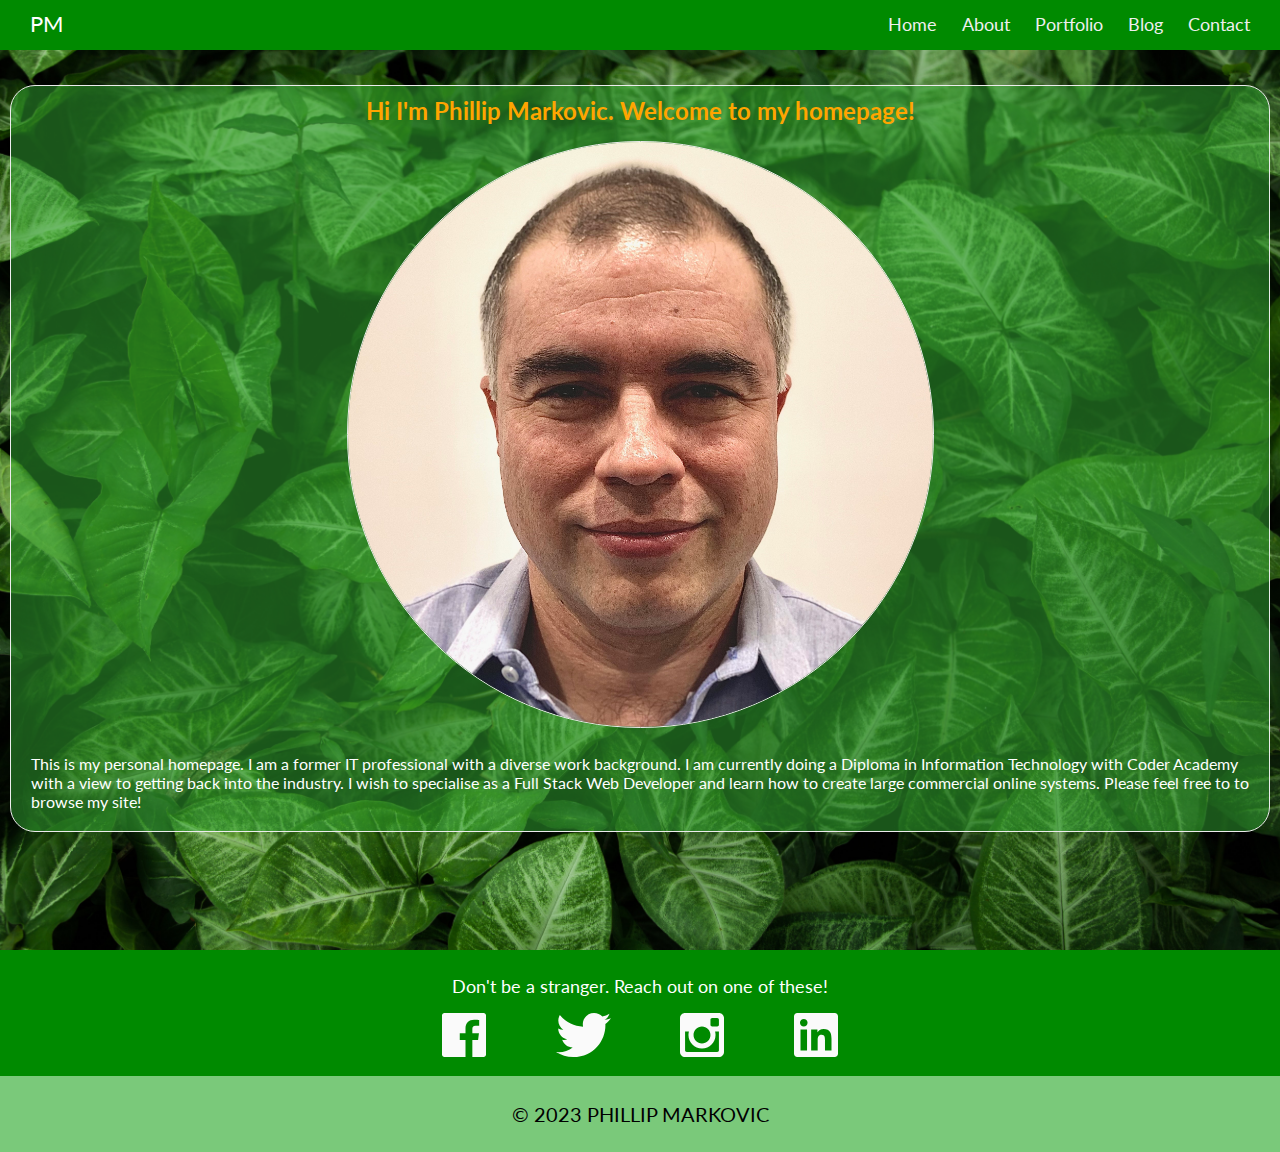
<file: src/index.html>
<!DOCTYPE html>
<html lang="en">
<head>
    <meta charset="UTF-8">
    <meta http-equiv="X-UA-Compatible" content="IE=edge">
    <meta name="viewport" content="width=device-width, initial-scale=1.0">
    <title>Welcome</title>

    <!-- Fonts & icons -->
    <link rel="stylesheet" href="https://cdnjs.cloudflare.com/ajax/libs/font-awesome/6.2.0/css/all.min.css" integrity="sha512-xh6O/CkQoPOWDdYTDqeRdPCVd1SpvCA9XXcUnZS2FmJNp1coAFzvtCN9BmamE+4aHK8yyUHUSCcJHgXloTyT2A==" crossorigin="anonymous" referrerpolicy="no-referrer" />

    <!-- Style imports -->
    <link rel="stylesheet" href="navbar.css">
    <link rel="stylesheet" href="home.css">    
    <link rel="stylesheet" href="style.css">
</head>

<body>
    <!-- This component is the navigation bar in the header -->
    <header>
        <section class="nav">
            <input type="checkbox" id="nav-checkbox">

            <!-- This is the logo to the left on the navbar -->
            <section class="nav-header">
                <nav class="nav-title">
                    <a href="index.html" class="logo">PM</a>
                </nav>
            </section>

            <!-- Creates a navigation button -->
            <section class="nav-button">
                <label for="nav-checkbox">
                    <!-- The 3 <span> elements allow for the display of 3 bars in top right corner -->
                    <span></span>
                    <span></span>
                    <span></span>
                </label>
            </section>
            
            <!-- These are all the menu options. New menu options can be added here. -->
            <nav class="nav-links">
                <a href="index.html">Home</a>
                <a href="about.html">About</a>
                <a href="portfolio.html">Portfolio</a>
                <a href="blog.html">Blog</a>
                <a href="contact.html">Contact</a>
            </nav>
        </section>
    </header>

    <!-- This is the main content section -->
    <main>
        <section class="home-main">
            <article>
                <header class="main-heading">
                    <h2>Hi I'm Phillip Markovic. Welcome to my homepage!</h2>
                </header>

                <figure>
                    <img src="assets/IMG_4061-2.jpg" alt="Image of Phillip Markovic">
                </figure>

                <p>
                    This is my personal homepage. I am a former IT professional with a diverse work background. I am currently doing a Diploma in Information Technology with Coder Academy with a view to getting back into the industry. I wish to specialise as a Full Stack Web Developer and learn how to create large commercial online systems. Please feel free to to browse my site!
                </p>
            </article>
        </section>
    </main>

    <!-- This can be considered the footer -->
    <section id="combined-footer">
        <!-- Full width section, above footer -->
        <section id="social-links">
            <!-- Layout container -->
            <section>
                <p>Don't be a stranger. Reach out on one of these!</p>
                <nav>
                    <a href="https://www.facebook.com"><img src="assets/facebook.svg" alt="Facebook" /></a>
                    <a href="https://twitter.com"><img src="assets/twitter.svg" alt="Twitter" /></a>
                    <a href="https://www.instagram.com/"><img src="assets/instagram.svg" alt="Instagram" /></a>
                    <a href="https://au.linkedin.com/"><img src="assets/linkedin.svg" alt="LinkedIn" /></a>
                </nav>
            </section>
        </section>

        <!-- Footer -->
        <footer>
            <p>&copy; 2023 PHILLIP MARKOVIC</p>
        </footer>
    </section>
    
</body>
</html>
</file>
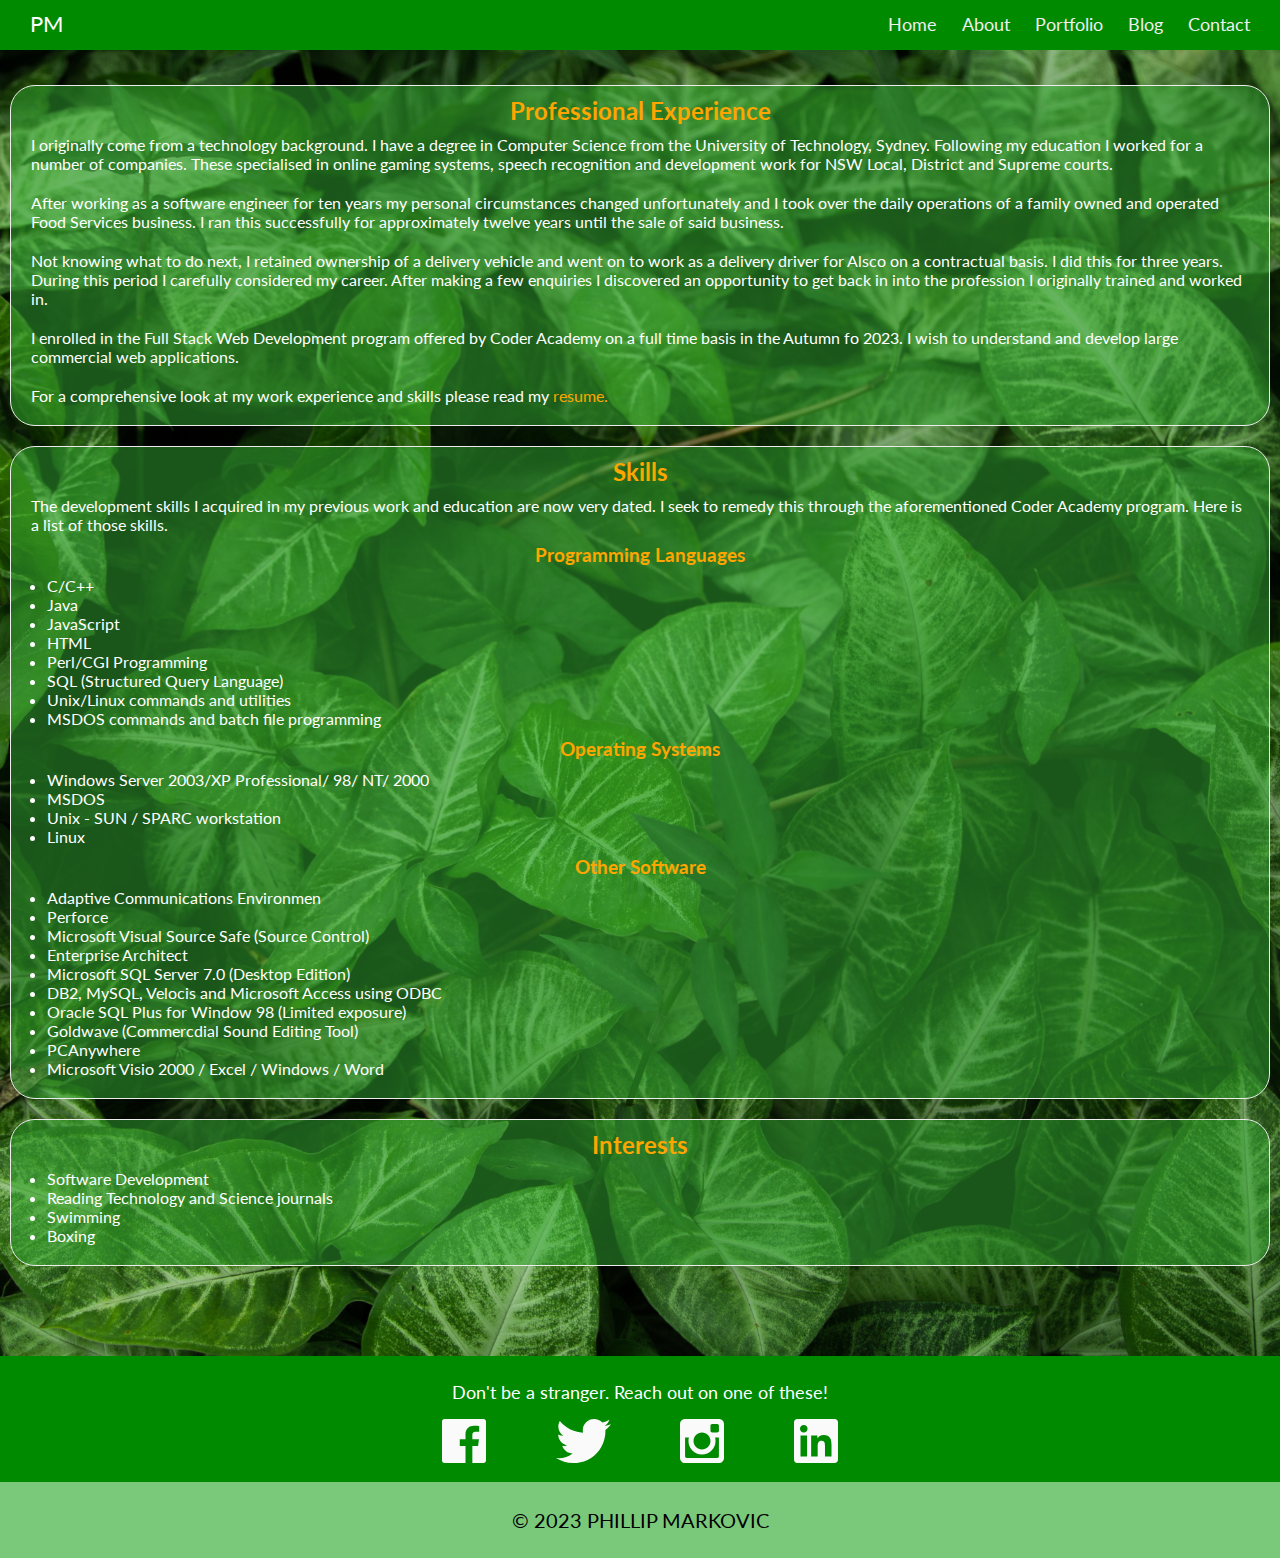
<file: src/about.html>
<!DOCTYPE html>
<html lang="en">
<head>
    <meta charset="UTF-8">
    <meta http-equiv="X-UA-Compatible" content="IE=edge">
    <meta name="viewport" content="width=device-width, initial-scale=1.0">
    <title>About</title>

    <!-- Fonts & icons -->
    <link rel="stylesheet" href="https://cdnjs.cloudflare.com/ajax/libs/font-awesome/6.2.0/css/all.min.css" integrity="sha512-xh6O/CkQoPOWDdYTDqeRdPCVd1SpvCA9XXcUnZS2FmJNp1coAFzvtCN9BmamE+4aHK8yyUHUSCcJHgXloTyT2A==" crossorigin="anonymous" referrerpolicy="no-referrer" />

    <!-- Style imports -->
    <link rel="stylesheet" href="navbar.css">
    <link rel="stylesheet" href="about.css">    
    <link rel="stylesheet" href="style.css">
</head>

<body>
    <!-- This component is the navigation bar in the header -->
    <header>
        <section class="nav">
            <input type="checkbox" id="nav-checkbox">

            <!-- This is the logo to the left on the navbar -->
            <section class="nav-header">
                <nav class="nav-title">
                    <a href="index.html" class="logo">PM</a>
                </nav>
            </section>

            <!-- Creates a navigation button -->
            <section class="nav-button">
                <label for="nav-checkbox">
                    <!-- The 3 <span> elements allow for the display of 3 bars in top right corner -->
                    <span></span>
                    <span></span>
                    <span></span>
                </label>
            </section>
            
            <!-- These are all the menu options. New menu options can be added here. -->
            <nav class="nav-links">
                <a href="index.html">Home</a>
                <a href="about.html">About</a>
                <a href="portfolio.html">Portfolio</a>
                <a href="blog.html">Blog</a>
                <a href="contact.html">Contact</a>
            </nav>
        </section>
    </header>
      
    <main>
        <section class="about-main">
            <article>
                <header>
                    <h2>Professional Experience<h2>
                </header>
                <p>I originally come from a technology background. I have a degree in Computer Science from the University of Technology, Sydney. Following my education I worked for a number of companies. These specialised in online gaming systems, speech recognition and development work for NSW Local, District and Supreme courts.</p>

                <p>After working as a software engineer for ten years my personal circumstances changed unfortunately and I took over the daily operations of a family owned and operated Food Services business. I ran this successfully for approximately twelve years until the sale of said business.</p>

                <p>Not knowing what to do next, I retained ownership of a delivery vehicle and went on to work as a delivery driver for Alsco on a contractual basis. I did this for three years. During this period I carefully considered my career. After making a few enquiries I discovered an opportunity to get back in into the profession I originally trained and worked in. </p>

                <p>I enrolled in the Full Stack Web Development program offered by Coder Academy on a full time basis in the Autumn fo 2023. I wish to understand and develop large commercial web applications.</p>

                <p>For a comprehensive look at my work experience and skills please read my <a href="assets/Phillip_Markovic_Resume.pdf" target="_blank">resume.</a></p>
            </article>

            <article>
                <header>
                    <h2>Skills<h2>
                </header>

                <p>The development skills I acquired in my previous work and education are now very dated. I seek to remedy this through the aforementioned Coder Academy program. Here is a list of those skills.</p>

                <header>
                    <h3>Programming Languages</h3>
                </header>

                <ul>
                    <li>C/C++</li>
                    <li>Java</li>
                    <li>JavaScript</li>
                    <li>HTML</li>
                    <li>Perl/CGI Programming</li>
                    <li>SQL (Structured Query Language)</li>
                    <li>Unix/Linux commands and utilities</li>
                    <li>MSDOS commands and batch file programming</li>
                </ul>

                <header>
                    <h3>Operating Systems</h3>
                </header>

                <ul>
                    <li>Windows Server 2003/XP Professional/ 98/ NT/ 2000</li>
                    <li>MSDOS</li>
                    <li>Unix - SUN / SPARC workstation</li>
                    <li>Linux</li>
                </ul>

                <header>
                    <h3>Other Software</h3>
                </header>

                <ul>
                    <li>Adaptive Communications Environmen</li>
                    <li>Perforce</li>
                    <li>Microsoft Visual Source Safe (Source Control)</li>
                    <li>Enterprise Architect</li>
                    <li>Microsoft SQL Server 7.0 (Desktop Edition)</li>
                    <li>DB2, MySQL, Velocis and Microsoft Access using ODBC</li>
                    <li>Oracle SQL Plus for Window 98 (Limited exposure)</li>
                    <li>Goldwave (Commercdial Sound Editing Tool)</li>
                    <li>PCAnywhere</li>
                    <li>Microsoft Visio 2000 / Excel / Windows / Word</li>
                </ul>
            </article>

            <article>
                <header>
                    <h2>Interests<h2>
                </header>
    
                <ul>
                    <li>Software Development</li>
                    <li>Reading Technology and Science journals</li>
                    <li>Swimming</li>
                    <li>Boxing</li>
                </ul>
            </article>

        </section>

    </main>

    <!-- This can be considered the footer -->
    <section id="combined-footer">
        <!-- Full width section, above footer -->
        <section id="social-links">
            <!-- Layout container -->
            <section>
                <p>Don't be a stranger. Reach out on one of these!</p>
                <nav>
                    <a href="https://www.facebook.com"><img src="assets/facebook.svg" alt="Facebook" /></a>
                    <a href="https://twitter.com"><img src="assets/twitter.svg" alt="Twitter" /></a>
                    <a href="https://www.instagram.com/"><img src="assets/instagram.svg" alt="Instagram" /></a>
                    <a href="https://au.linkedin.com/"><img src="assets/linkedin.svg" alt="LinkedIn" /></a>
                </nav>
            </section>
        </section>

        <!-- Footer -->
        <footer>
            <p>&copy; 2023 PHILLIP MARKOVIC</p>
        </footer>
    </section>
    
</body>
</html>
</file>
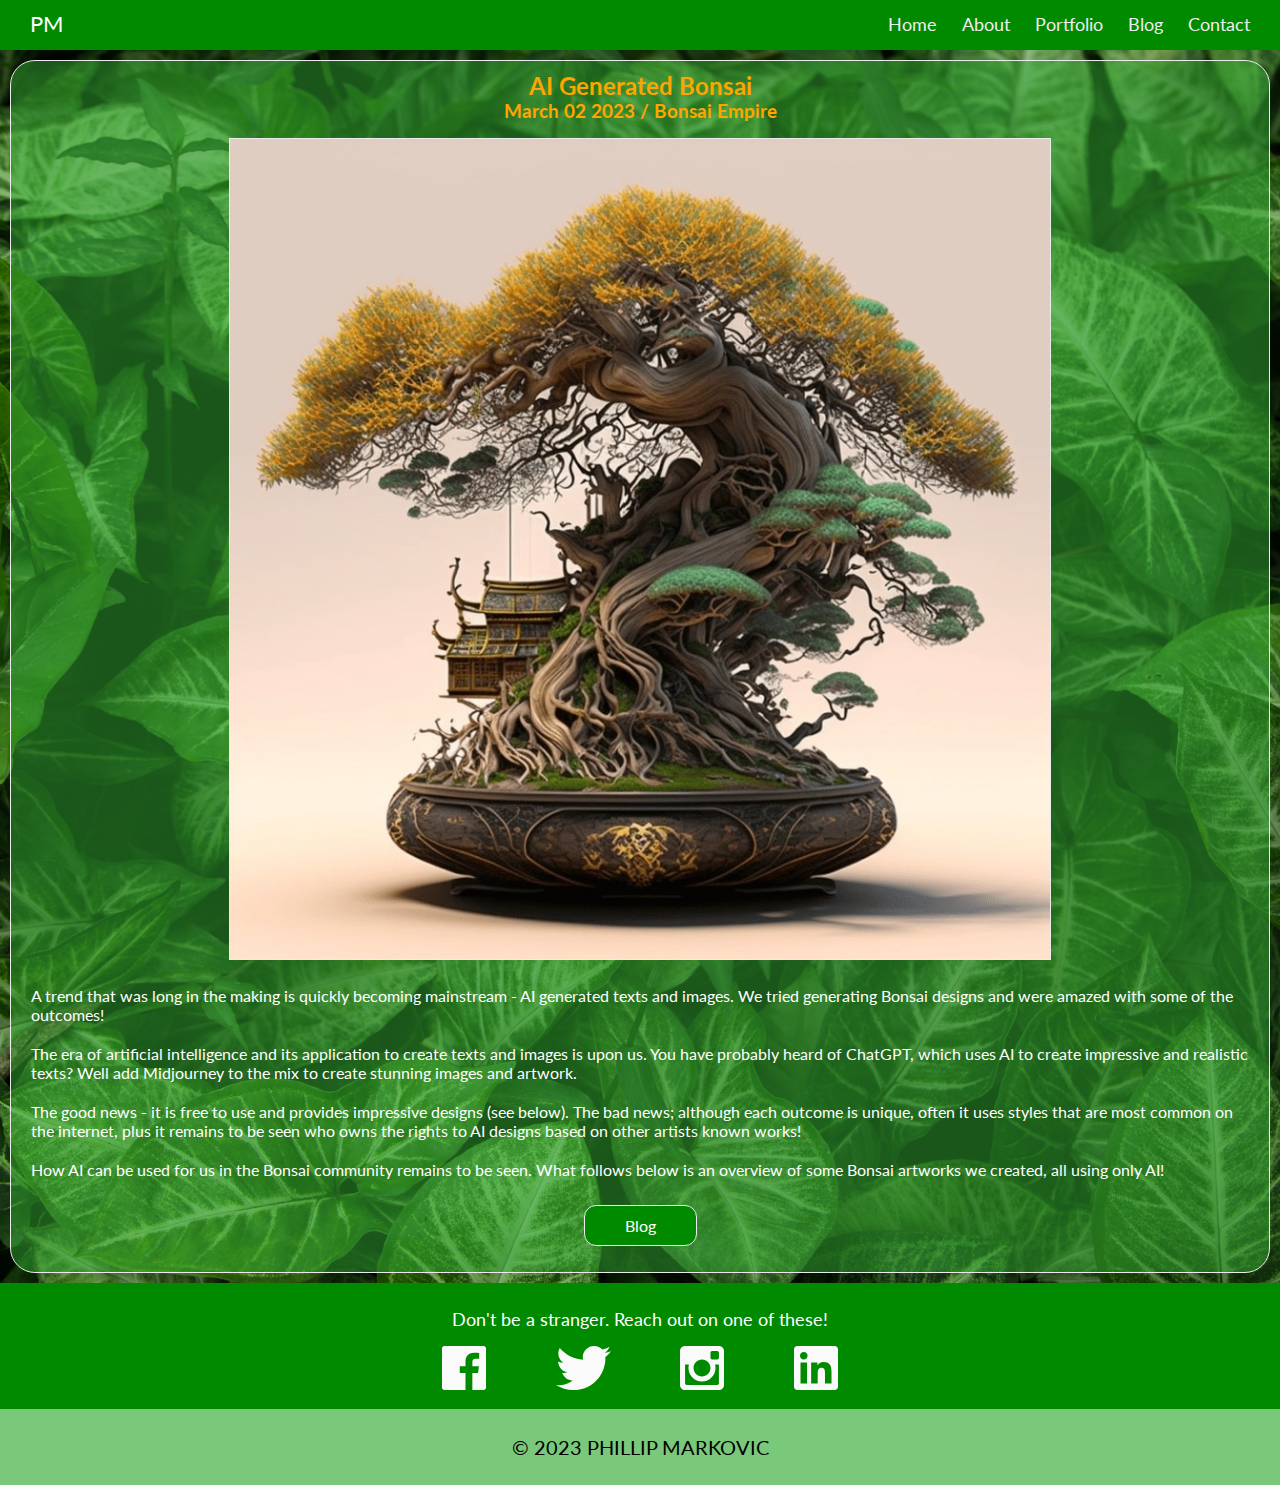
<file: src/blog-page-1.html>
<!DOCTYPE html>
<html lang="en">
<head>
    <meta charset="UTF-8">
    <meta http-equiv="X-UA-Compatible" content="IE=edge">
    <meta name="viewport" content="width=device-width, initial-scale=1.0">
    <title>Blog Post 1</title>

    <!-- Fonts & icons -->
    <link rel="stylesheet" href="https://cdnjs.cloudflare.com/ajax/libs/font-awesome/6.2.0/css/all.min.css" integrity="sha512-xh6O/CkQoPOWDdYTDqeRdPCVd1SpvCA9XXcUnZS2FmJNp1coAFzvtCN9BmamE+4aHK8yyUHUSCcJHgXloTyT2A==" crossorigin="anonymous" referrerpolicy="no-referrer" />

    <!-- Style imports -->
    <link rel="stylesheet" href="navbar.css">
    <link rel="stylesheet" href="blog-page.css">    
    <link rel="stylesheet" href="style.css">
</head>

<body>
    <!-- This component is the navigation bar in the header -->
    <header>
        <section class="nav">
            <input type="checkbox" id="nav-checkbox">

            <!-- This is the logo to the left on the navbar -->
            <section class="nav-header">
                <nav class="nav-title">
                    <a href="index.html" class="logo">PM</a>
                </nav>
            </section>

            <!-- Creates a navigation button -->
            <section class="nav-button">
                <label for="nav-checkbox">
                    <!-- The 3 <span> elements allow for the display of 3 bars in top right corner -->
                    <span></span>
                    <span></span>
                    <span></span>
                </label>
            </section>
            
            <!-- These are all the menu options. New menu options can be added here. -->
            <nav class="nav-links">
                <a href="index.html">Home</a>
                <a href="about.html">About</a>
                <a href="portfolio.html">Portfolio</a>
                <a href="blog.html">Blog</a>
                <a href="contact.html">Contact</a>
            </nav>
        </section>
    </header>
      

    <main>
        <section class="blog-page-main">
            <article>
                
                <header class="main-heading">
                    <h2>AI Generated Bonsai<h2>
                    <h3>March 02 2023  / <a href="https://www.bonsaiempire.com/blog/ai-bonsai">Bonsai Empire</a></h3>
                </header>

                <figure>
                    <img src="assets/ai-bonsai-1.jpeg" alt="Bonsai Tree Pic">
                </figure>


                <p>A trend that was long in the making is quickly becoming mainstream - AI generated texts and images. We tried generating Bonsai designs and were amazed with some of the outcomes!</p>

                <p>The era of artificial intelligence and its application to create texts and images is upon us. You have probably heard of ChatGPT, which uses AI to create impressive and realistic texts? Well add Midjourney to the mix to create stunning images and artwork.</p>

                <p>The good news - it is free to use and provides impressive designs (see below). The bad news; although each outcome is unique, often it uses styles that are most common on the internet, plus it remains to be seen who owns the rights to AI designs based on other artists known works!</p>

                <p>How AI can be used for us in the Bonsai community remains to be seen. What follows below is an overview of some Bonsai artworks we created, all using only AI!</p>

                <nav>
                    <a href="blog.html">Blog</a>
                </nav>
    
            </article>
        </section>

    </main>

    <!-- This can be considered the footer -->
    <section id="combined-footer">
        <!-- Full width section, above footer -->
        <section id="social-links">
            <!-- Layout container -->
            <section>
                <p>Don't be a stranger. Reach out on one of these!</p>
                <nav>
                    <a href="https://www.facebook.com"><img src="assets/facebook.svg" alt="Facebook" /></a>
                    <a href="https://twitter.com"><img src="assets/twitter.svg" alt="Twitter" /></a>
                    <a href="https://www.instagram.com/"><img src="assets/instagram.svg" alt="Instagram" /></a>
                    <a href="https://au.linkedin.com/"><img src="assets/linkedin.svg" alt="LinkedIn" /></a>
                </nav>
            </section>
        </section>

        <!-- Footer -->
        <footer>
            <p>&copy; 2023 PHILLIP MARKOVIC</p>
        </footer>
    </section>
    
</body>
</html>
</file>
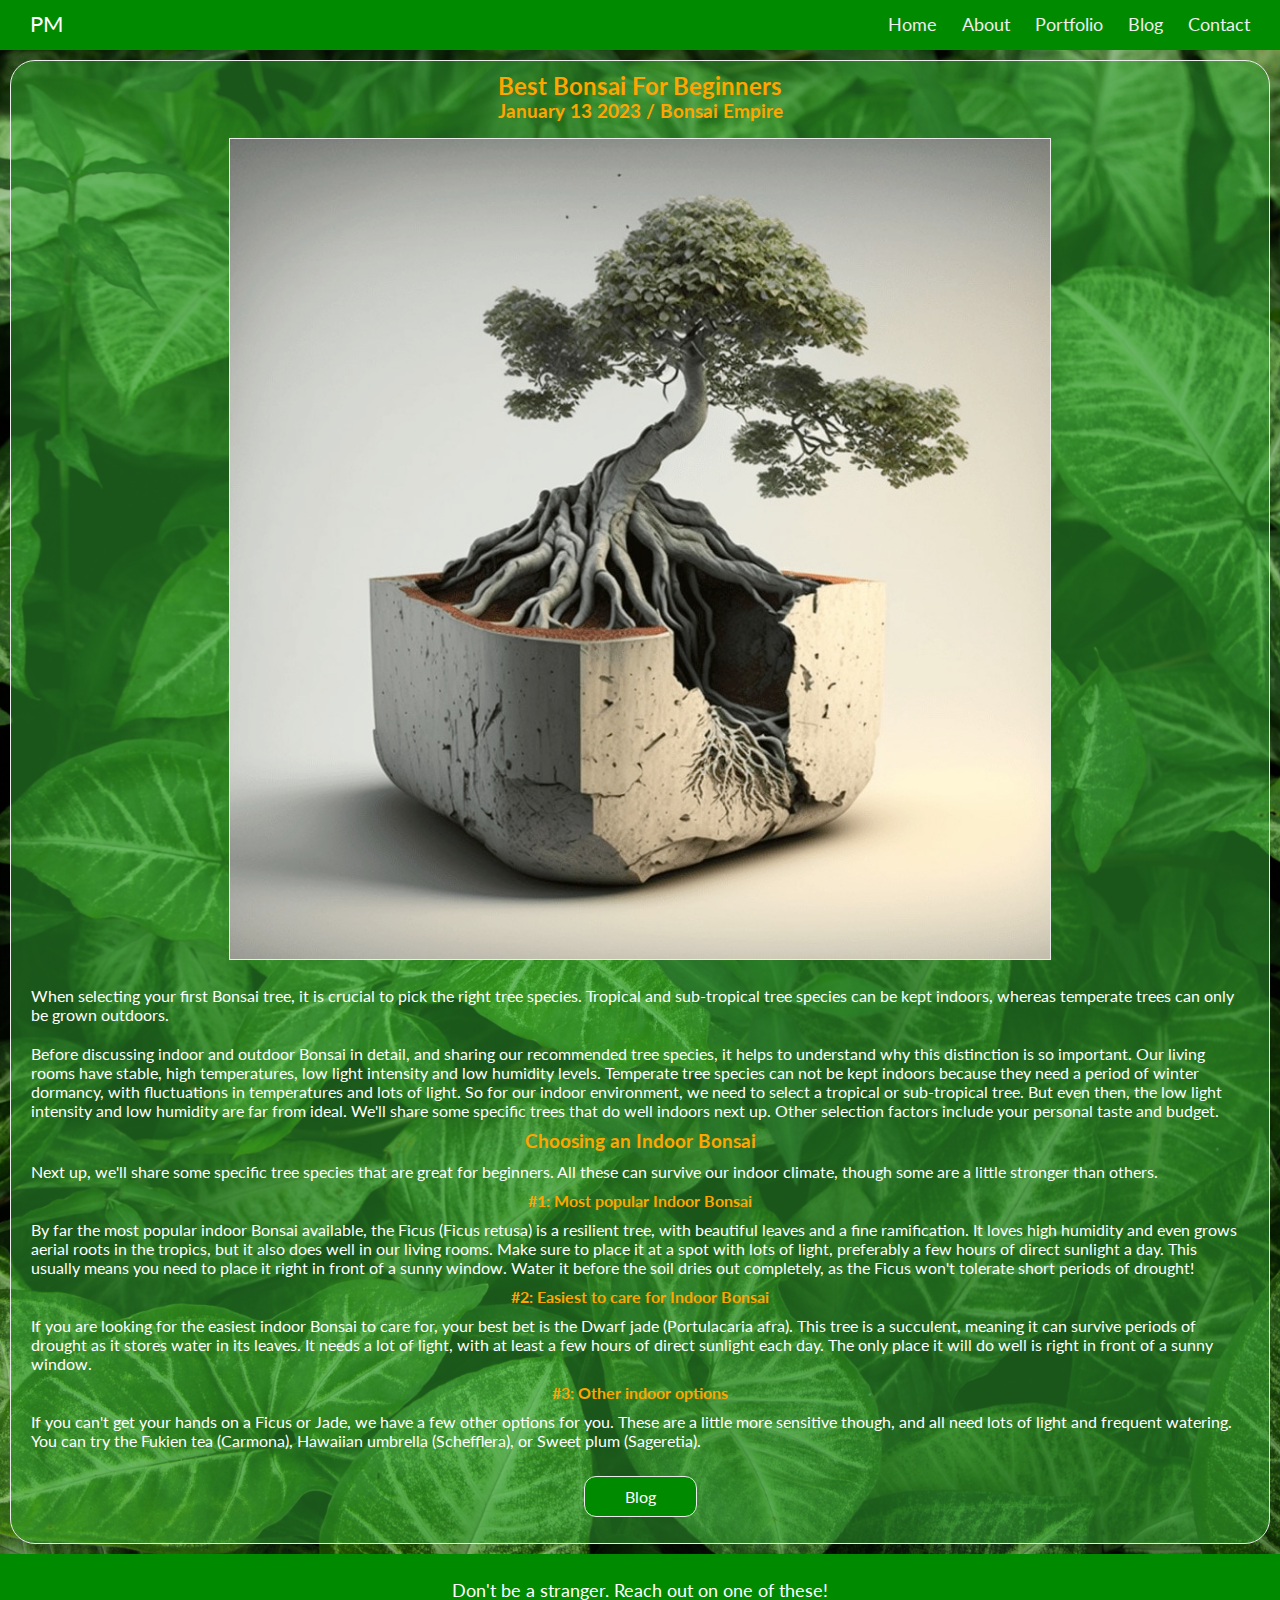
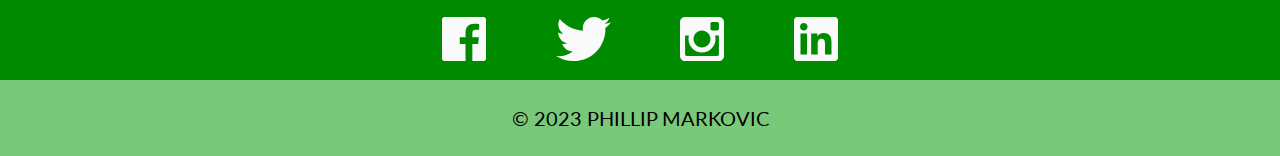
<file: src/blog-page-2.html>
<!DOCTYPE html>
<html lang="en">
<head>
    <meta charset="UTF-8">
    <meta http-equiv="X-UA-Compatible" content="IE=edge">
    <meta name="viewport" content="width=device-width, initial-scale=1.0">
    <title>Blog Post 2</title>

    <!-- Fonts & icons -->
    <link rel="stylesheet" href="https://cdnjs.cloudflare.com/ajax/libs/font-awesome/6.2.0/css/all.min.css" integrity="sha512-xh6O/CkQoPOWDdYTDqeRdPCVd1SpvCA9XXcUnZS2FmJNp1coAFzvtCN9BmamE+4aHK8yyUHUSCcJHgXloTyT2A==" crossorigin="anonymous" referrerpolicy="no-referrer" />

    <!-- Style imports -->
    <link rel="stylesheet" href="navbar.css">
    <link rel="stylesheet" href="blog-page.css">    
    <link rel="stylesheet" href="style.css">
</head>

<body>
    <!-- This component is the navigation bar in the header -->
    <header>
        <section class="nav">
            <input type="checkbox" id="nav-checkbox">

            <!-- This is the logo to the left on the navbar -->
            <section class="nav-header">
                <nav class="nav-title">
                    <a href="index.html" class="logo">PM</a>
                </nav>
            </section>

            <!-- Creates a navigation button -->
            <section class="nav-button">
                <label for="nav-checkbox">
                    <!-- The 3 <span> elements allow for the display of 3 bars in top right corner -->
                    <span></span>
                    <span></span>
                    <span></span>
                </label>
            </section>
            
            <!-- These are all the menu options. New menu options can be added here. -->
            <nav class="nav-links">
                <a href="index.html">Home</a>
                <a href="about.html">About</a>
                <a href="portfolio.html">Portfolio</a>
                <a href="blog.html">Blog</a>
                <a href="contact.html">Contact</a>
            </nav>
        </section>
    </header>

    <main>
        <section class="blog-page-main">
            <article>
                <header class="main-heading">
                    <h2>Best Bonsai For Beginners<h2>
                    <h3>January 13 2023 / <a href="https://www.bonsaiempire.com/blog/bonsai-beginners">Bonsai Empire</a></h3>
                </header>

                <figure>
                    <img src="assets/ai-bonsai-2.jpeg" alt="Bonsai Tree Pic">
                </figure>


                <p>When selecting your first Bonsai tree, it is crucial to pick the right tree species. Tropical and sub-tropical tree species can be kept indoors, whereas temperate trees can only be grown outdoors.</p>

                <p>Before discussing indoor and outdoor Bonsai in detail, and sharing our recommended tree species, it helps to understand why this distinction is so important. Our living rooms have stable, high temperatures, low light intensity and low humidity levels. Temperate tree species can not be kept indoors because they need a period of winter dormancy, with fluctuations in temperatures and lots of light. So for our indoor environment, we need to select a tropical or sub-tropical tree. But even then, the low light intensity and low humidity are far from ideal. We'll share some specific trees that do well indoors next up. Other selection factors include your personal taste and budget.</p>

                <header>
                    <h3>Choosing an Indoor Bonsai</h3>
                </header>

                <p>Next up, we'll share some specific tree species that are great for beginners. All these can survive our indoor climate, though some are a little stronger than others.</p>

                <header>
                    <h4>#1: Most popular Indoor Bonsai</h3>
                </header>


                <p>By far the most popular indoor Bonsai available, the Ficus (Ficus retusa) is a resilient tree, with beautiful leaves and a fine ramification. It loves high humidity and even grows aerial roots in the tropics, but it also does well in our living rooms. Make sure to place it at a spot with lots of light, preferably a few hours of direct sunlight a day. This usually means you need to place it right in front of a sunny window. Water it before the soil dries out completely, as the Ficus won't tolerate short periods of drought!</p>

                <header>
                    <h4>#2: Easiest to care for Indoor Bonsai</h3>
                </header>


                <p>If you are looking for the easiest indoor Bonsai to care for, your best bet is the Dwarf jade (Portulacaria afra). This tree is a succulent, meaning it can survive periods of drought as it stores water in its leaves. It needs a lot of light, with at least a few hours of direct sunlight each day. The only place it will do well is right in front of a sunny window.</p>

                <header>
                    <h4>#3: Other indoor options</h4>
                </header>

                <p>If you can't get your hands on a Ficus or Jade, we have a few other options for you. These are a little more sensitive though, and all need lots of light and frequent watering. You can try the Fukien tea (Carmona), Hawaiian umbrella (Schefflera), or Sweet plum (Sageretia).</p>

                <nav>
                    <a href="blog.html">Blog</a>
                </nav>

            </article>
        </section>

    </main>

    <!-- This can be considered the footer -->
    <section id="combined-footer">
        <!-- Full width section, above footer -->
        <section id="social-links">
            <!-- Layout container -->
            <section>
                <p>Don't be a stranger. Reach out on one of these!</p>
                <nav>
                    <a href="https://www.facebook.com"><img src="assets/facebook.svg" alt="Facebook" /></a>
                    <a href="https://twitter.com"><img src="assets/twitter.svg" alt="Twitter" /></a>
                    <a href="https://www.instagram.com/"><img src="assets/instagram.svg" alt="Instagram" /></a>
                    <a href="https://au.linkedin.com/"><img src="assets/linkedin.svg" alt="LinkedIn" /></a>
                </nav>
            </section>
        </section>

        <!-- Footer -->
        <footer>
            <p>&copy; 2023 PHILLIP MARKOVIC</p>
        </footer>
    </section>
    
</body>
</html>
</file>
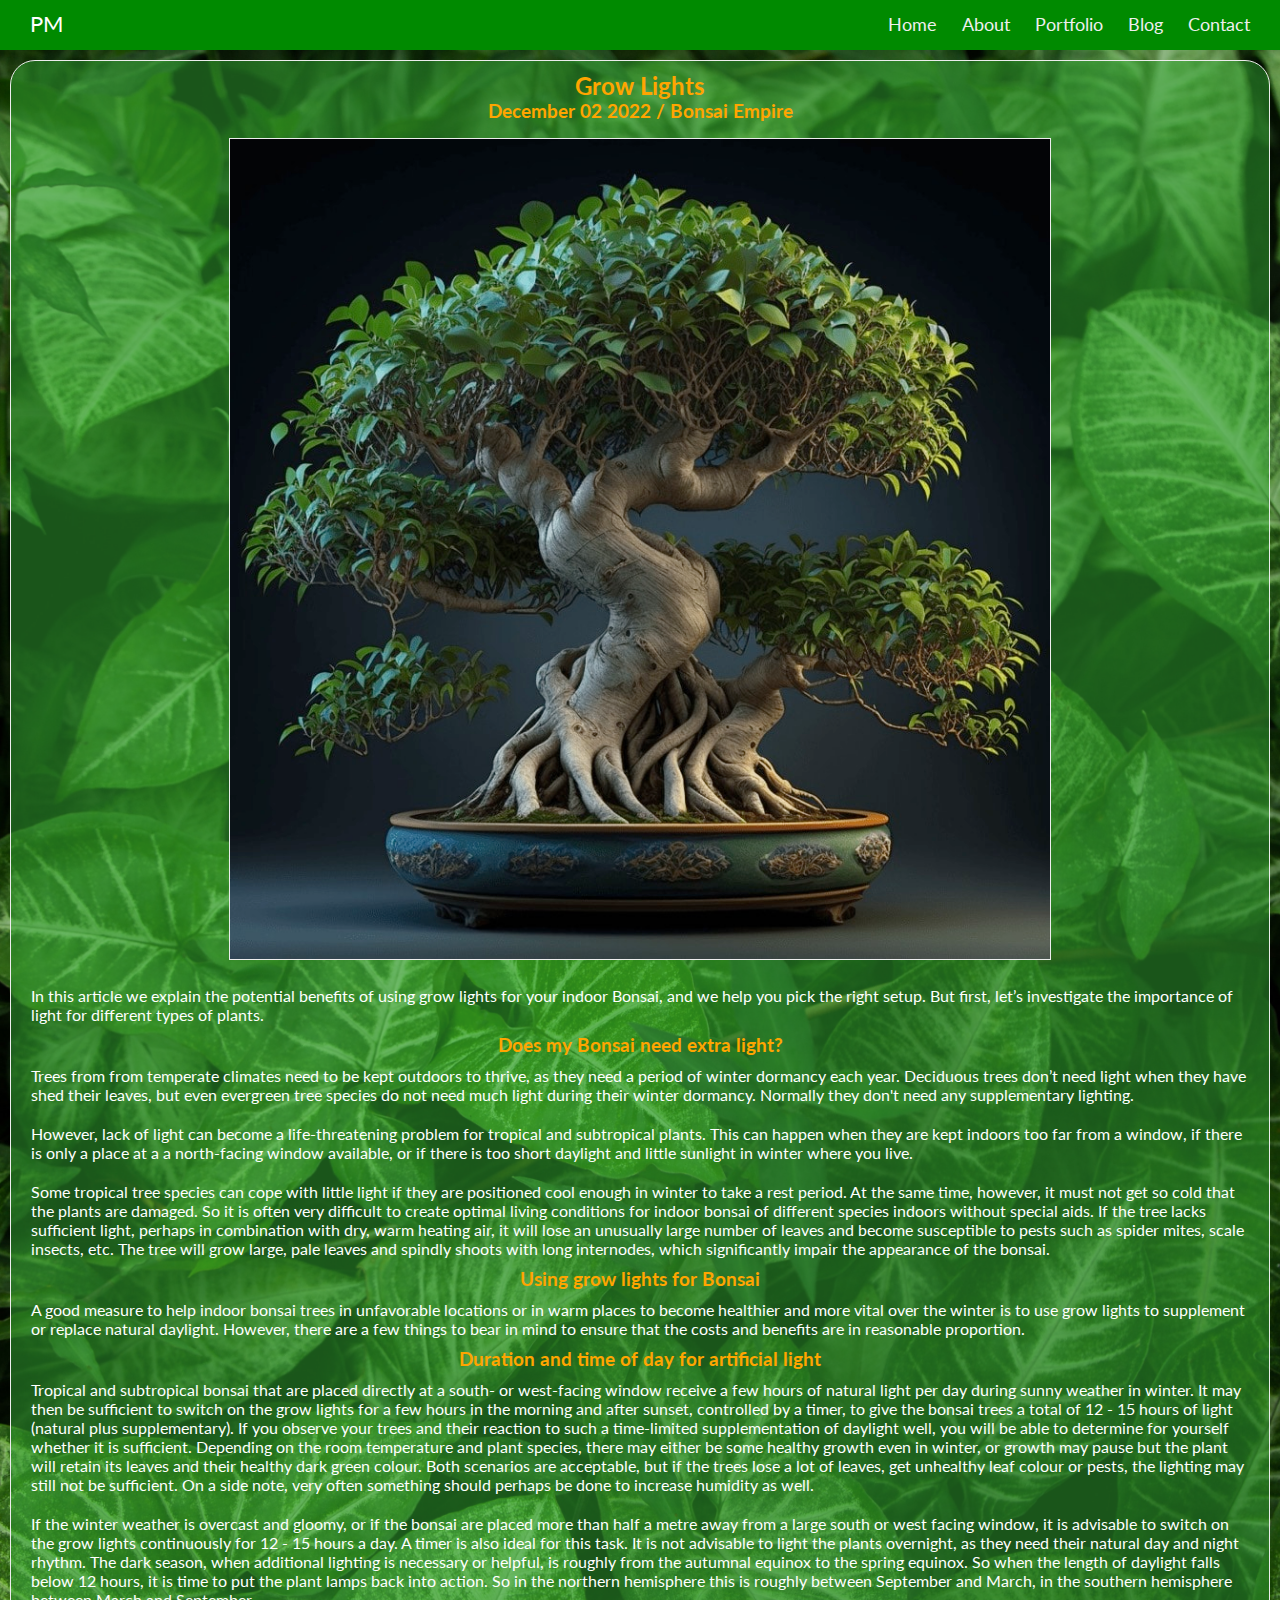
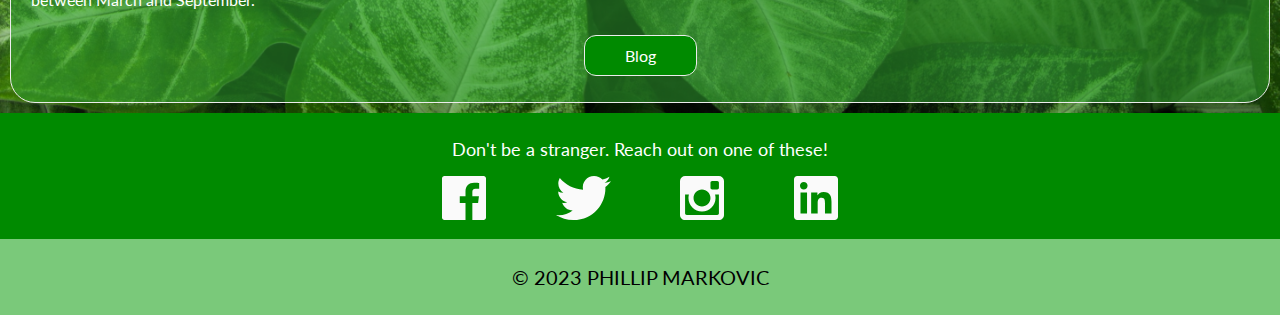
<file: src/blog-page-3.html>
<!DOCTYPE html>
<html lang="en">
<head>
    <meta charset="UTF-8">
    <meta http-equiv="X-UA-Compatible" content="IE=edge">
    <meta name="viewport" content="width=device-width, initial-scale=1.0">
    <title>Blog Post 3</title>

    <!-- Fonts & sizes -->
    <link rel="stylesheet" href="https://cdnjs.cloudflare.com/ajax/libs/font-awesome/6.2.0/css/all.min.css" integrity="sha512-xh6O/CkQoPOWDdYTDqeRdPCVd1SpvCA9XXcUnZS2FmJNp1coAFzvtCN9BmamE+4aHK8yyUHUSCcJHgXloTyT2A==" crossorigin="anonymous" referrerpolicy="no-referrer" />

    <!-- Style imports -->
    <link rel="stylesheet" href="navbar.css">
    <link rel="stylesheet" href="blog-page.css">    
    <link rel="stylesheet" href="style.css">
</head>

<body>
    <!-- This component is the navigation bar in the header -->
    <header>
        <section class="nav">
            <input type="checkbox" id="nav-checkbox">

            <!-- This is the logo to the left on the navbar -->
            <section class="nav-header">
                <nav class="nav-title">
                    <a href="index.html" class="logo">PM</a>
                </nav>
            </section>

            <!-- Creates a navigation button -->
            <section class="nav-button">
                <label for="nav-checkbox">
                    <!-- The 3 <span> elements allow for the display of 3 bars in top right corner -->
                    <span></span>
                    <span></span>
                    <span></span>
                </label>
            </section>
            
            <!-- These are all the menu options. New menu options can be added here. -->
            <nav class="nav-links">
                <a href="index.html">Home</a>
                <a href="about.html">About</a>
                <a href="portfolio.html">Portfolio</a>
                <a href="blog.html">Blog</a>
                <a href="contact.html">Contact</a>
            </nav>
        </section>
    </header>

    <main>
        <section class="blog-page-main">
            <article>
                <header class="main-heading">
                    <h2>Grow Lights<h2>
                    <h3>December 02 2022 / <a href="https://www.bonsaiempire.com/blog/grow-lights">Bonsai Empire</a></h3>
                </header>

                <figure>
                    <img src="assets/ai-bonsai-3.jpeg" alt="Bonsai Tree Pic">
                </figure>


                <p>In this article we explain the potential benefits of using grow lights for your indoor Bonsai, and we help you pick the right setup. But first, let’s investigate the importance of light for different types of plants.</p>

                <header class="main-heading">
                    <h3>Does my Bonsai need extra light?</h3>
                </header>

                <p>Trees from from temperate climates need to be kept outdoors to thrive, as they need a period of winter dormancy each year. Deciduous trees don’t need light when they have shed their leaves, but even evergreen tree species do not need much light during their winter dormancy. Normally they don't need any supplementary lighting.</p>
                
                <p>However, lack of light can become a life-threatening problem for tropical and subtropical plants. This can happen when they are kept indoors too far from a window, if there is only a place at a a north-facing window available, or if there is too short daylight and little sunlight in winter where you live.</p>
                
                <p>Some tropical tree species can cope with little light if they are positioned cool enough in winter to take a rest period. At the same time, however, it must not get so cold that the plants are damaged. So it is often very difficult to create optimal living conditions for indoor bonsai of different species indoors without special aids. If the tree lacks sufficient light, perhaps in combination with dry, warm heating air, it will lose an unusually large number of leaves and become susceptible to pests such as spider mites, scale insects, etc. The tree will grow large, pale leaves and spindly shoots with long internodes, which significantly impair the appearance of the bonsai.</p>

                <header class="main-heading">
                    <h3>Using grow lights for Bonsai</h3>
                </header>

                <p>A good measure to help indoor bonsai trees in unfavorable locations or in warm places to become healthier and more vital over the winter is to use grow lights to supplement or replace natural daylight. However, there are a few things to bear in mind to ensure that the costs and benefits are in reasonable proportion.</p>

                <header class="main-heading">
                    <h3>Duration and time of day for artificial light</h3>
                </header>

                <p>Tropical and subtropical bonsai that are placed directly at a south- or west-facing window receive a few hours of natural light per day during sunny weather in winter. It may then be sufficient to switch on the grow lights for a few hours in the morning and after sunset, controlled by a timer, to give the bonsai trees a total of 12 - 15 hours of light (natural plus supplementary). If you observe your trees and their reaction to such a time-limited supplementation of daylight well, you will be able to determine for yourself whether it is sufficient. Depending on the room temperature and plant species, there may either be some healthy growth even in winter, or growth may pause but the plant will retain its leaves and their healthy dark green colour. Both scenarios are acceptable, but if the trees lose a lot of leaves, get unhealthy leaf colour or pests, the lighting may still not be sufficient. On a side note, very often something should perhaps be done to increase humidity as well.</p>

                <p>If the winter weather is overcast and gloomy, or if the bonsai are placed more than half a metre away from a large south or west facing window, it is advisable to switch on the grow lights continuously for 12 - 15 hours a day. A timer is also ideal for this task. It is not advisable to light the plants overnight, as they need their natural day and night rhythm. The dark season, when additional lighting is necessary or helpful, is roughly from the autumnal equinox to the spring equinox. So when the length of daylight falls below 12 hours, it is time to put the plant lamps back into action. So in the northern hemisphere this is roughly between September and March, in the southern hemisphere between March and September.</p>

                <nav>
                    <a href="blog.html">Blog</a>
                </nav>

            </article>
        </section>

    </main>

    <!-- This can be considered the footer -->
    <section id="combined-footer">
        <!-- Full width section, above footer -->
        <section id="social-links">
            <!-- Layout container -->
            <section>
                <p>Don't be a stranger. Reach out on one of these!</p>
                <nav>
                    <a href="https://www.facebook.com"><img src="assets/facebook.svg" alt="Facebook" /></a>
                    <a href="https://twitter.com"><img src="assets/twitter.svg" alt="Twitter" /></a>
                    <a href="https://www.instagram.com/"><img src="assets/instagram.svg" alt="Instagram" /></a>
                    <a href="https://au.linkedin.com/"><img src="assets/linkedin.svg" alt="LinkedIn" /></a>
                </nav>
            </section>
        </section>

        <!-- Footer -->
        <footer>
            <p>&copy; 2023 PHILLIP MARKOVIC</p>
        </footer>
    </section>
    
</body>
</html>
</file>
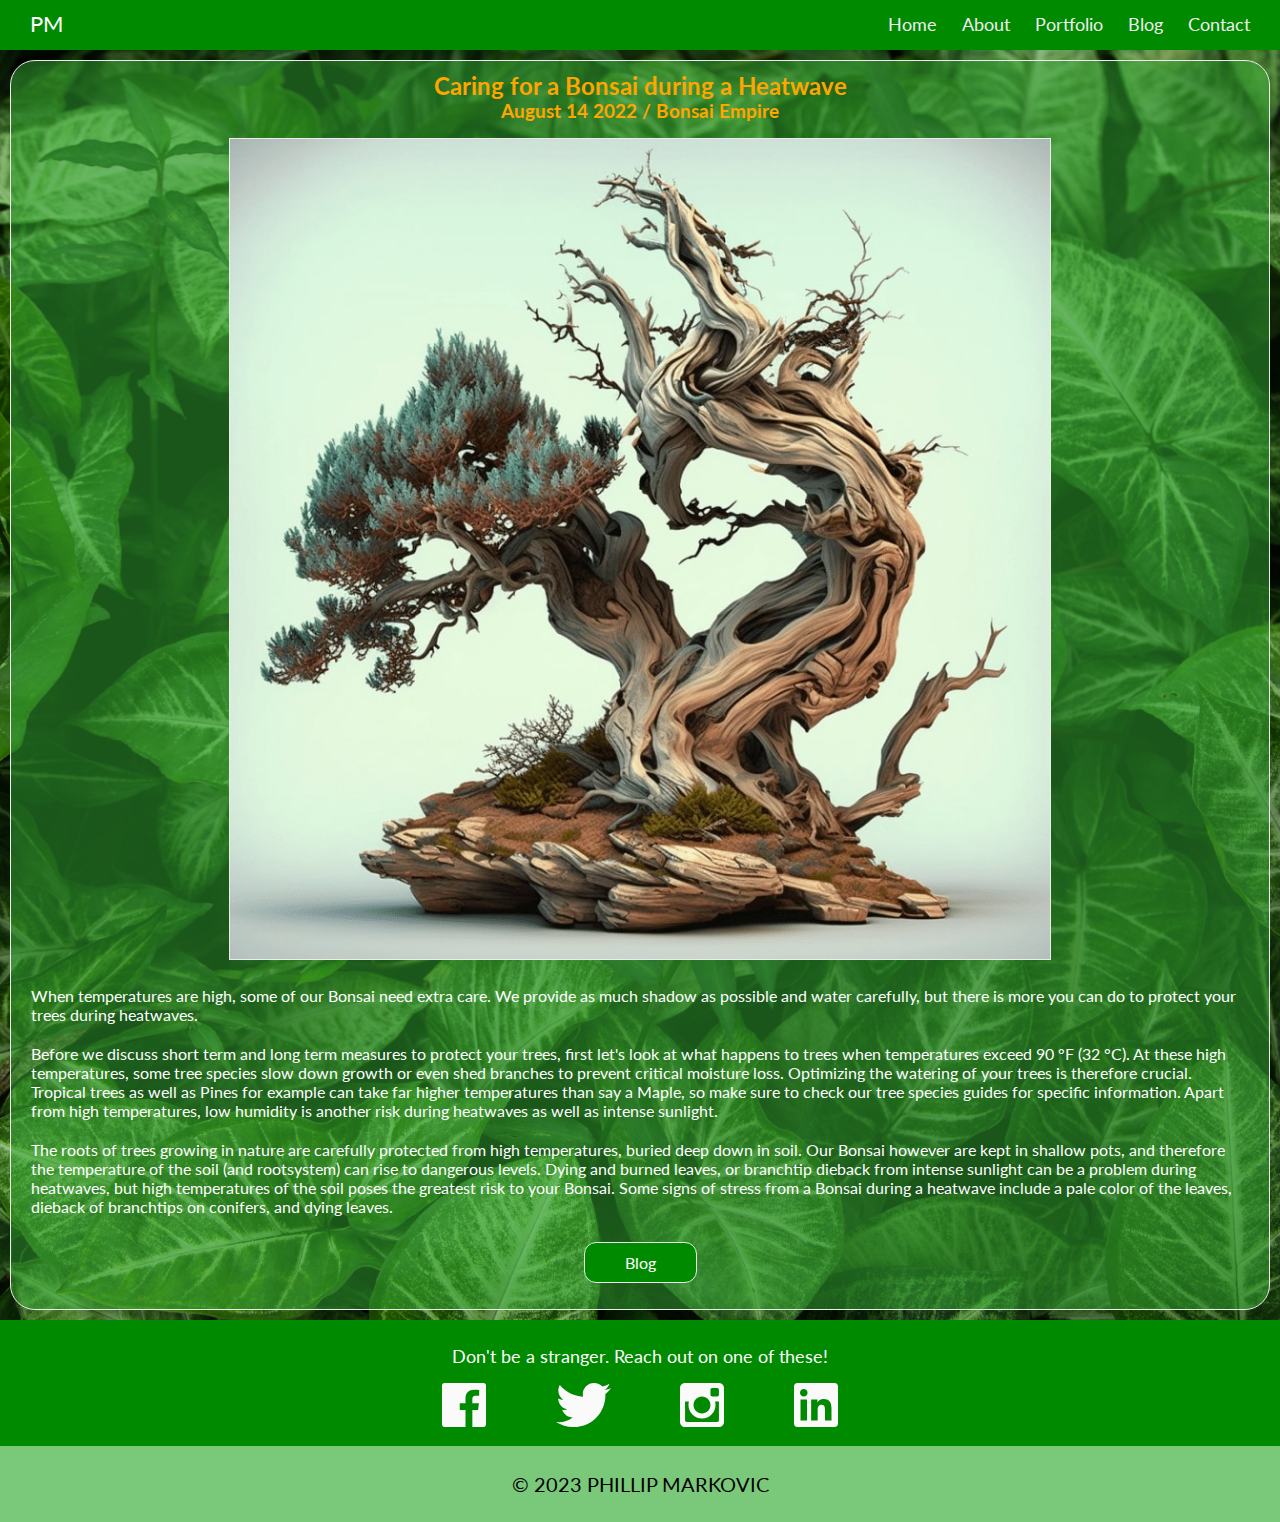
<file: src/blog-page-4.html>
<!DOCTYPE html>
<html lang="en">
<head>
    <meta charset="UTF-8">
    <meta http-equiv="X-UA-Compatible" content="IE=edge">
    <meta name="viewport" content="width=device-width, initial-scale=1.0">
    <title>Blog Post 4</title>

    <!-- Fonts & sizes -->
    <link rel="stylesheet" href="https://cdnjs.cloudflare.com/ajax/libs/font-awesome/6.2.0/css/all.min.css" integrity="sha512-xh6O/CkQoPOWDdYTDqeRdPCVd1SpvCA9XXcUnZS2FmJNp1coAFzvtCN9BmamE+4aHK8yyUHUSCcJHgXloTyT2A==" crossorigin="anonymous" referrerpolicy="no-referrer" />

    <!-- Style imports -->
    <link rel="stylesheet" href="navbar.css">
    <link rel="stylesheet" href="blog-page.css">    
    <link rel="stylesheet" href="style.css">
</head>

<body>
    <!-- This component is the navigation bar in the header -->
    <header>
        <section class="nav">
            <input type="checkbox" id="nav-checkbox">

            <!-- This is the logo to the left on the navbar -->
            <section class="nav-header">
                <nav class="nav-title">
                    <a href="index.html" class="logo">PM</a>
                </nav>
            </section>

            <!-- Creates a navigation button -->
            <section class="nav-button">
                <label for="nav-checkbox">
                    <!-- The 3 <span> elements allow for the display of 3 bars in top right corner -->
                    <span></span>
                    <span></span>
                    <span></span>
                </label>
            </section>
            
            <!-- These are all the menu options. New menu options can be added here. -->
            <nav class="nav-links">
                <a href="index.html">Home</a>
                <a href="about.html">About</a>
                <a href="portfolio.html">Portfolio</a>
                <a href="blog.html">Blog</a>
                <a href="contact.html">Contact</a>
            </nav>
        </section>
    </header>

    <main>
        <section class="blog-page-main">
            <article>
                <header class="main-heading">
                    <h2>Caring for a Bonsai during a Heatwave<h2>
                    <h3>August 14 2022 / <a href="https://www.bonsaiempire.com/blog/heatwave-care">Bonsai Empire</a></h3>
                </header>

                <figure>
                    <img src="assets/ai-bonsai-4.jpeg" alt="Bonsai Tree Pic">
                </figure>


                <p>When temperatures are high, some of our Bonsai need extra care. We provide as much shadow as possible and water carefully, but there is more you can do to protect your trees during heatwaves.</p>

                <p>Before we discuss short term and long term measures to protect your trees, first let's look at what happens to trees when temperatures exceed 90 °F (32 °C). At these high temperatures, some tree species slow down growth or even shed branches to prevent critical moisture loss. Optimizing the watering of your trees is therefore crucial. Tropical trees as well as Pines for example can take far higher temperatures than say a Maple, so make sure to check our tree species guides for specific information. Apart from high temperatures, low humidity is another risk during heatwaves as well as intense sunlight.</p>

                <p>The roots of trees growing in nature are carefully protected from high temperatures, buried deep down in soil. Our Bonsai however are kept in shallow pots, and therefore the temperature of the soil (and rootsystem) can rise to dangerous levels. Dying and burned leaves, or branchtip dieback from intense sunlight can be a problem during heatwaves, but high temperatures of the soil poses the greatest risk to your Bonsai. Some signs of stress from a Bonsai during a heatwave include a pale color of the leaves, dieback of branchtips on conifers, and dying leaves.</p>

                <nav>
                    <a href="blog.html">Blog</a>
                </nav>

            </article>
        </section>

    </main>

    <!-- This can be considered the footer -->
    <section id="combined-footer">
        <!-- Full width section, above footer -->
        <section id="social-links">
            <!-- Layout container -->
            <section>
                <p>Don't be a stranger. Reach out on one of these!</p>
                <nav>
                    <a href="https://www.facebook.com"><img src="assets/facebook.svg" alt="Facebook" /></a>
                    <a href="https://twitter.com"><img src="assets/twitter.svg" alt="Twitter" /></a>
                    <a href="https://www.instagram.com/"><img src="assets/instagram.svg" alt="Instagram" /></a>
                    <a href="https://au.linkedin.com/"><img src="assets/linkedin.svg" alt="LinkedIn" /></a>
                </nav>
            </section>
        </section>

        <!-- Footer -->
        <footer>
            <p>&copy; 2023 PHILLIP MARKOVIC</p>
        </footer>
    </section>
    
</body>
</html>
</file>
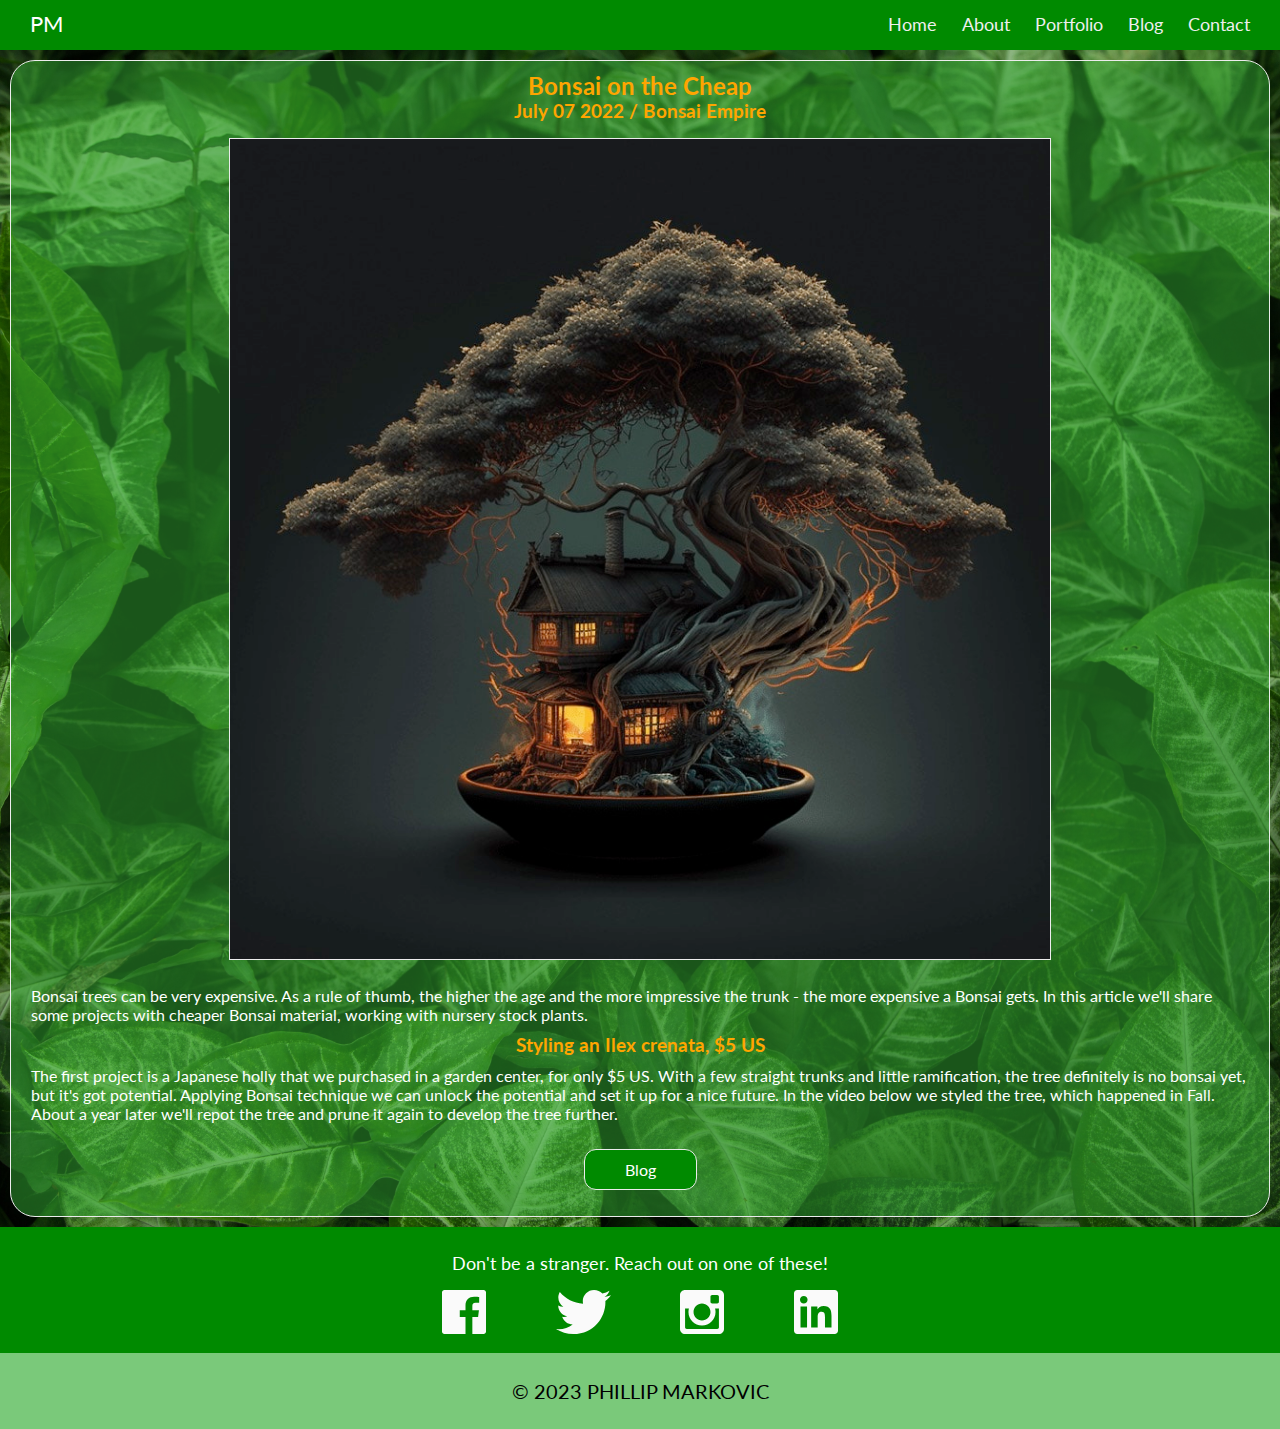
<file: src/blog-page-5.html>
<!DOCTYPE html>
<html lang="en">
<head>
    <meta charset="UTF-8">
    <meta http-equiv="X-UA-Compatible" content="IE=edge">
    <meta name="viewport" content="width=device-width, initial-scale=1.0">
    <title>Blog Post 5</title>

    <!-- Fonts & icons -->
    <link rel="stylesheet" href="https://cdnjs.cloudflare.com/ajax/libs/font-awesome/6.2.0/css/all.min.css" integrity="sha512-xh6O/CkQoPOWDdYTDqeRdPCVd1SpvCA9XXcUnZS2FmJNp1coAFzvtCN9BmamE+4aHK8yyUHUSCcJHgXloTyT2A==" crossorigin="anonymous" referrerpolicy="no-referrer" />

    <!-- Style imports -->
    <link rel="stylesheet" href="navbar.css">
    <link rel="stylesheet" href="blog-page.css">    
    <link rel="stylesheet" href="style.css">
</head>

<body>
    <!-- This component is the navigation bar in the header -->
    <header>
        <section class="nav">
            <input type="checkbox" id="nav-checkbox">

            <!-- This is the logo to the left on the navbar -->
            <section class="nav-header">
                <nav class="nav-title">
                    <a href="index.html" class="logo">PM</a>
                </nav>
            </section>

            <!-- Creates a navigation button -->
            <section class="nav-button">
                <label for="nav-checkbox">
                    <!-- The 3 <span> elements allow for the display of 3 bars in top right corner -->
                    <span></span>
                    <span></span>
                    <span></span>
                </label>
            </section>
            
            <!-- These are all the menu options. New menu options can be added here. -->
            <nav class="nav-links">
                <a href="index.html">Home</a>
                <a href="about.html">About</a>
                <a href="portfolio.html">Portfolio</a>
                <a href="blog.html">Blog</a>
                <a href="contact.html">Contact</a>
            </nav>
        </section>
    </header>

    <main>
        <section class="blog-page-main">
            <article>
                <header class="main-heading">
                    <h2>Bonsai on the Cheap<h2>
                    <h3>July 07 2022 / <a href="https://www.bonsaiempire.com/blog/cheap-bonsai">Bonsai Empire</a></h3>
                </header>

                <figure>
                    <img src="assets/ai-bonsai-5.jpeg" alt="Bonsai Tree Pic">
                </figure>

                <p>Bonsai trees can be very expensive. As a rule of thumb, the higher the age and the more impressive the trunk - the more expensive a Bonsai gets. In this article we'll share some projects with cheaper Bonsai material, working with nursery stock plants.</p>

                <header>
                    <h3>Styling an Ilex crenata, $5 US</h3>
                </header>

                <p>The first project is a Japanese holly that we purchased in a garden center, for only $5 US. With a few straight trunks and little ramification, the tree definitely is no bonsai yet, but it's got potential. Applying Bonsai technique we can unlock the potential and set it up for a nice future. In the video below we styled the tree, which happened in Fall. About a year later we'll repot the tree and prune it again to develop the tree further.</p>

                <nav>
                    <a href="blog.html">Blog</a>
                </nav>

            </article>
        </section>

    </main>

    <!-- This can be considered the footer -->
    <section id="combined-footer">
        <!-- Full width section, above footer -->
        <section id="social-links">
            <!-- Layout container -->
            <section>
                <p>Don't be a stranger. Reach out on one of these!</p>
                <nav>
                    <a href="https://www.facebook.com"><img src="assets/facebook.svg" alt="Facebook" /></a>
                    <a href="https://twitter.com"><img src="assets/twitter.svg" alt="Twitter" /></a>
                    <a href="https://www.instagram.com/"><img src="assets/instagram.svg" alt="Instagram" /></a>
                    <a href="https://au.linkedin.com/"><img src="assets/linkedin.svg" alt="LinkedIn" /></a>
                </nav>
            </section>
        </section>

        <!-- Footer -->
        <footer>
            <p>&copy; 2023 PHILLIP MARKOVIC</p>
        </footer>
    </section>
    
</body>
</html>
</file>
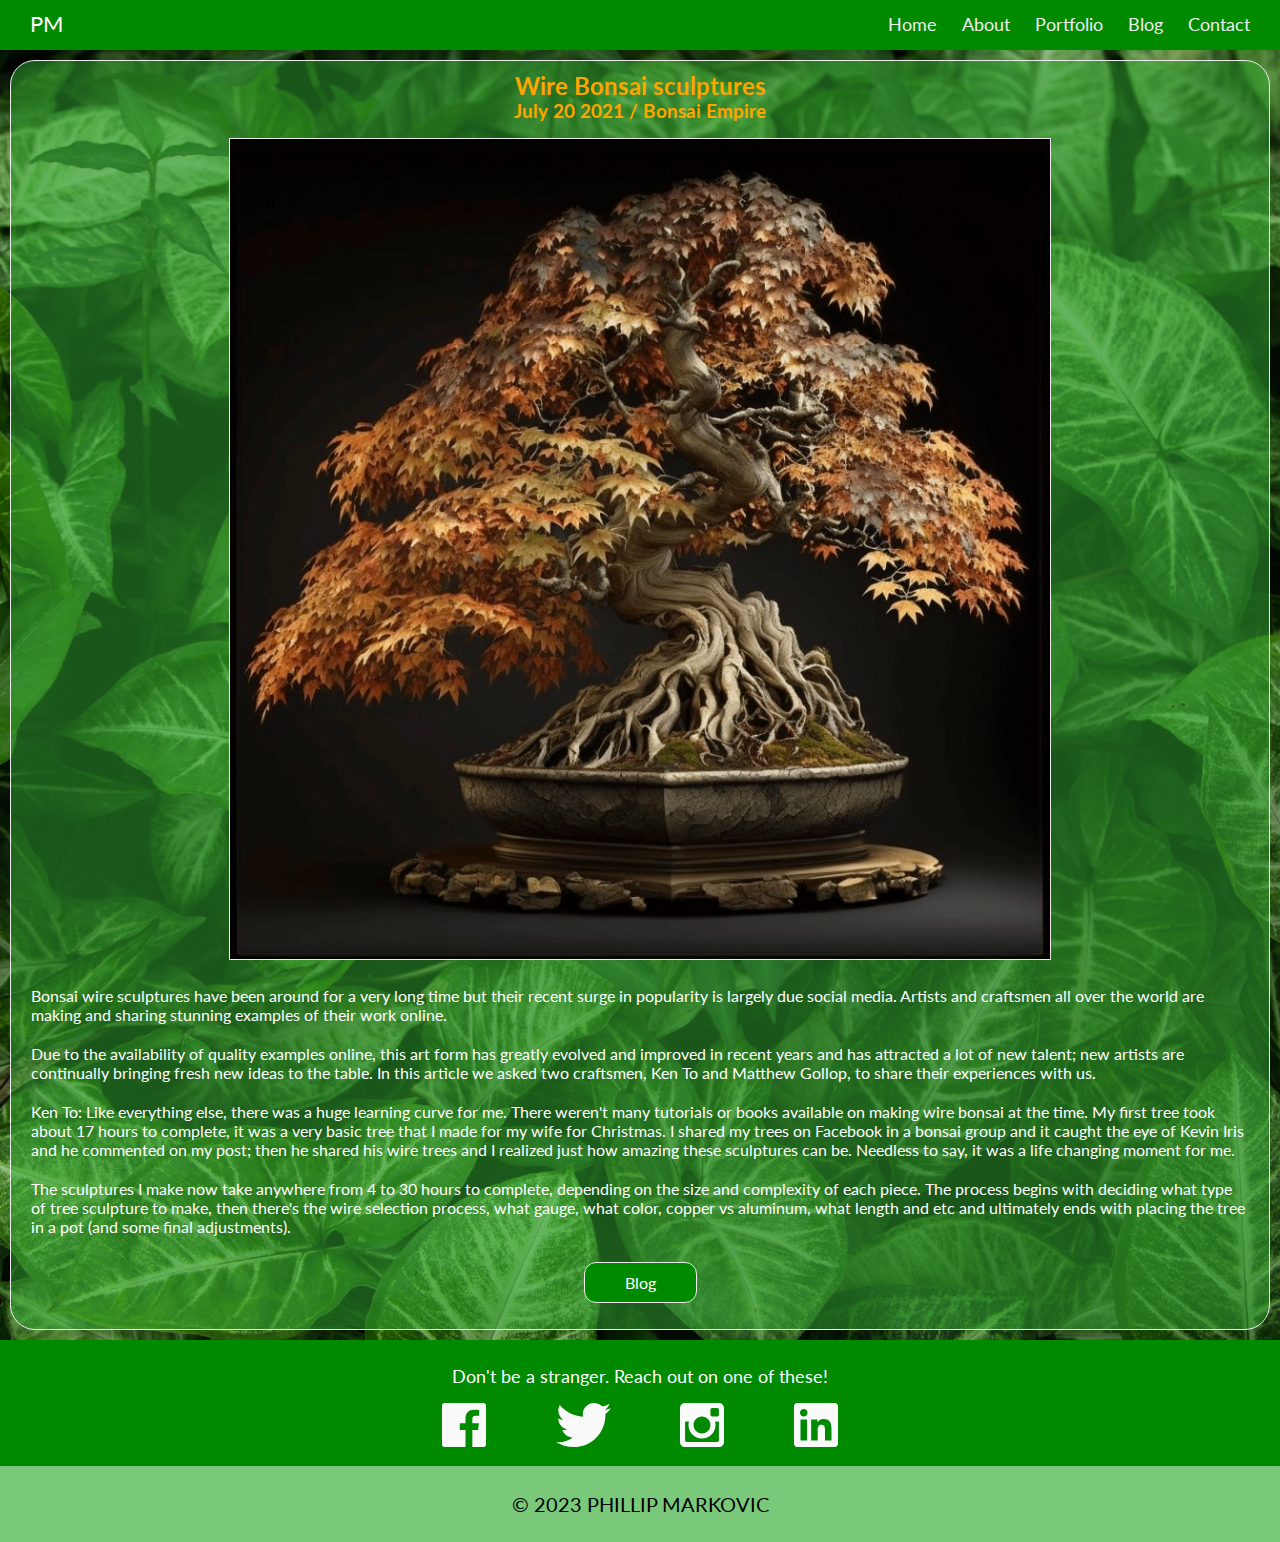
<file: src/blog-page-6.html>
<!DOCTYPE html>
<html lang="en">
<head>
    <meta charset="UTF-8">
    <meta http-equiv="X-UA-Compatible" content="IE=edge">
    <meta name="viewport" content="width=device-width, initial-scale=1.0">
    <title>Blog Post 6</title>

    <!-- Fonts & icons -->
    <link rel="stylesheet" href="https://cdnjs.cloudflare.com/ajax/libs/font-awesome/6.2.0/css/all.min.css" integrity="sha512-xh6O/CkQoPOWDdYTDqeRdPCVd1SpvCA9XXcUnZS2FmJNp1coAFzvtCN9BmamE+4aHK8yyUHUSCcJHgXloTyT2A==" crossorigin="anonymous" referrerpolicy="no-referrer" />

    <!-- Style imports -->
    <link rel="stylesheet" href="navbar.css">
    <link rel="stylesheet" href="blog-page.css">    
    <link rel="stylesheet" href="style.css">
</head>

<body>
    <!-- This component is the navigation bar in the header -->
    <header>
        <section class="nav">
            <input type="checkbox" id="nav-checkbox">

            <!-- This is the logo to the left on the navbar -->
            <section class="nav-header">
                <nav class="nav-title">
                    <a href="index.html" class="logo">PM</a>
                </nav>
            </section>

            <!-- Creates a navigation button -->
            <section class="nav-button">
                <label for="nav-checkbox">
                    <!-- The 3 <span> elements allow for the display of 3 bars in top right corner -->
                    <span></span>
                    <span></span>
                    <span></span>
                </label>
            </section>
            
            <!-- These are all the menu options. New menu options can be added here. -->
            <nav class="nav-links">
                <a href="index.html">Home</a>
                <a href="about.html">About</a>
                <a href="portfolio.html">Portfolio</a>
                <a href="blog.html">Blog</a>
                <a href="contact.html">Contact</a>
            </nav>
        </section>
    </header>

    <main>
        <section class="blog-page-main">
            <article>
                <header class="main-heading">
                    <h2>Wire Bonsai sculptures<h2>
                    <h3>July 20 2021 / <a href="https://www.bonsaiempire.com/blog/wire-bonsai">Bonsai Empire</a></h3>
                </header>

                <figure>
                    <img src="assets/ai-bonsai-6.jpeg" alt="Bonsai Tree Pic">
                </figure>

                <p>Bonsai wire sculptures have been around for a very long time but their recent surge in popularity is largely due social media. Artists and craftsmen all over the world are making and sharing stunning examples of their work online.</p>

                <p>Due to the availability of quality examples online, this art form has greatly evolved and improved in recent years and has attracted a lot of new talent; new artists are continually bringing fresh new ideas to the table. In this article we asked two craftsmen, Ken To and Matthew Gollop, to share their experiences with us.</p>

                <p>Ken To: Like everything else, there was a huge learning curve for me. There weren't many tutorials or books available on making wire bonsai at the time. My first tree took about 17 hours to complete, it was a very basic tree that I made for my wife for Christmas. I shared my trees on Facebook in a bonsai group and it caught the eye of Kevin Iris and he commented on my post; then he shared his wire trees and I realized just how amazing these sculptures can be. Needless to say, it was a life changing moment for me.</p>

                <p>The sculptures I make now take anywhere from 4 to 30 hours to complete, depending on the size and complexity of each piece. The process begins with deciding what type of tree sculpture to make, then there's the wire selection process, what gauge, what color, copper vs aluminum, what length and etc and ultimately ends with placing the tree in a pot (and some final adjustments).</p>

                <nav>
                    <a href="blog.html">Blog</a>
                </nav>

            </article>
        </section>

    </main>

    <!-- This can be considered the footer -->
    <section id="combined-footer">
        <!-- Full width section, above footer -->
        <section id="social-links">
            <!-- Layout container -->
            <section>
                <p>Don't be a stranger. Reach out on one of these!</p>
                <nav>
                    <a href="https://www.facebook.com"><img src="assets/facebook.svg" alt="Facebook" /></a>
                    <a href="https://twitter.com"><img src="assets/twitter.svg" alt="Twitter" /></a>
                    <a href="https://www.instagram.com/"><img src="assets/instagram.svg" alt="Instagram" /></a>
                    <a href="https://au.linkedin.com/"><img src="assets/linkedin.svg" alt="LinkedIn" /></a>
                </nav>
            </section>
        </section>

        <!-- Footer -->
        <footer>
            <p>&copy; 2023 PHILLIP MARKOVIC</p>
        </footer>
    </section>
    
</body>
</html>
</file>
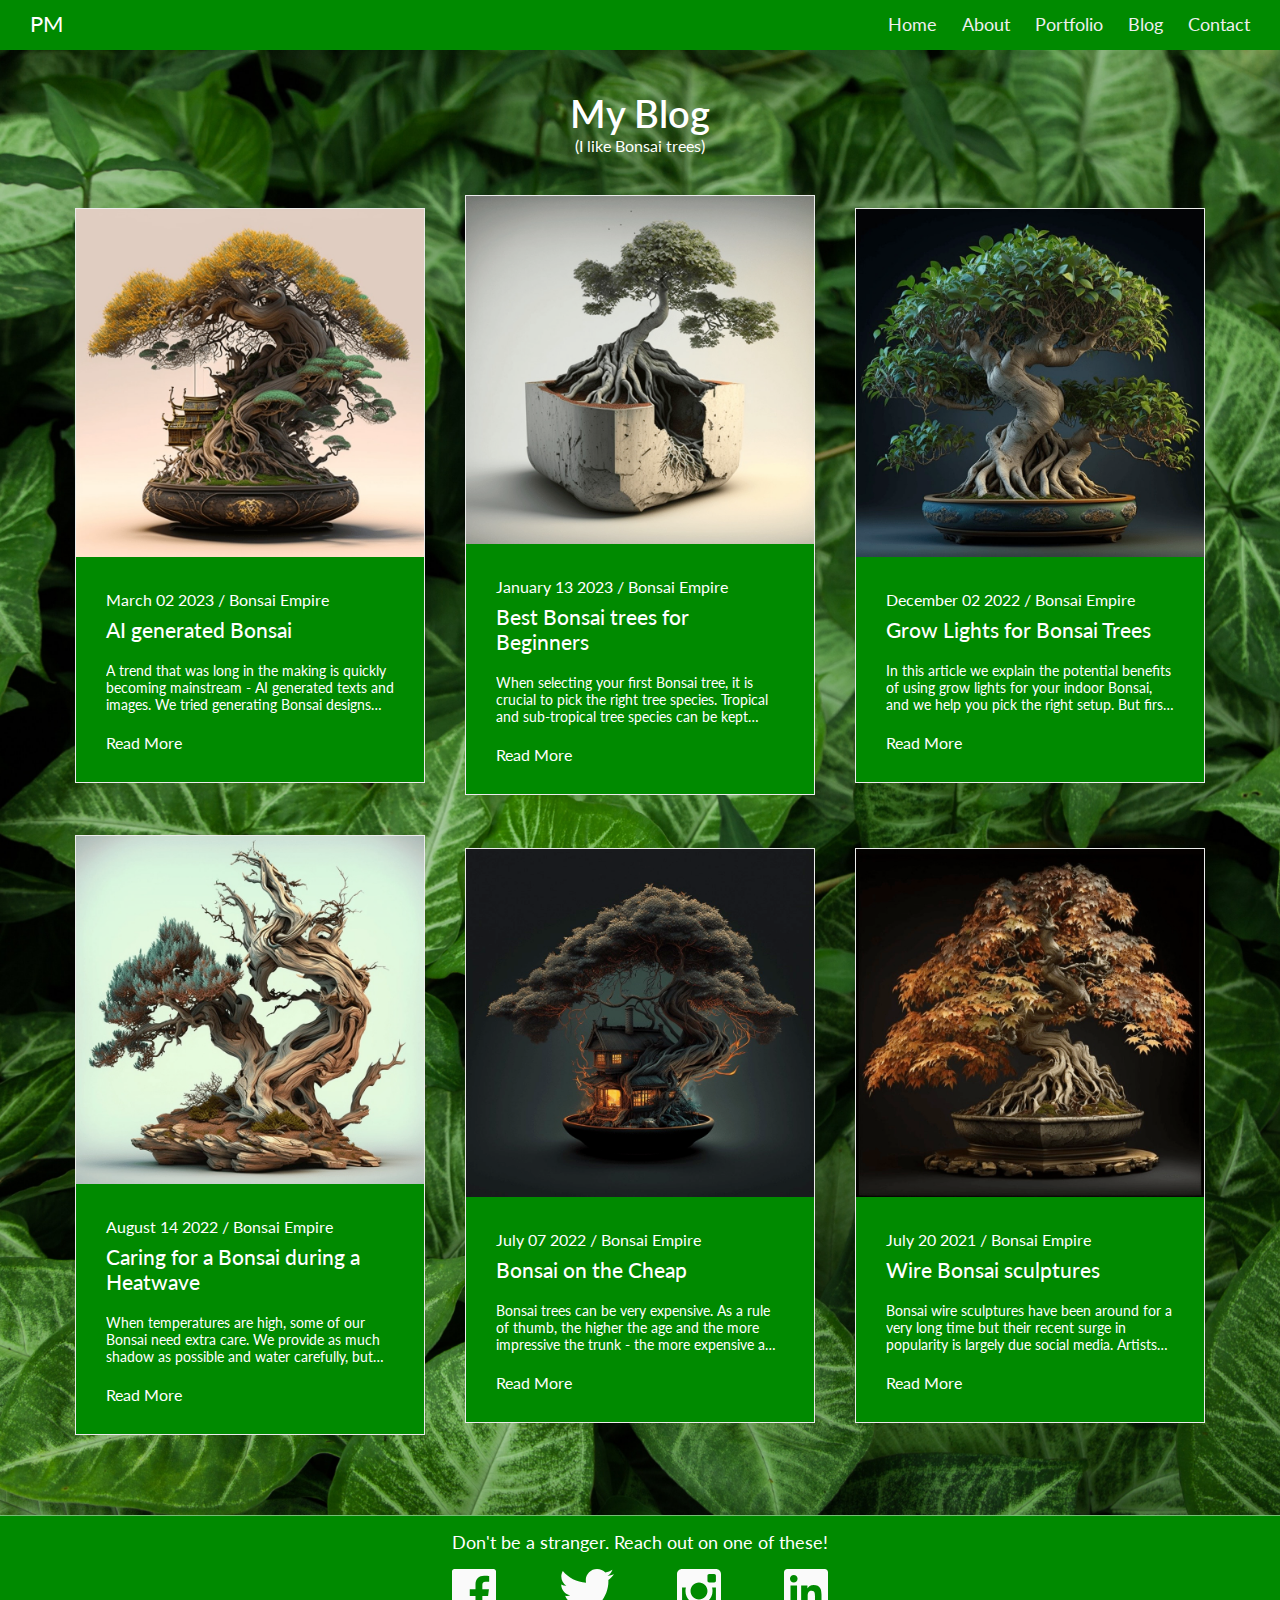
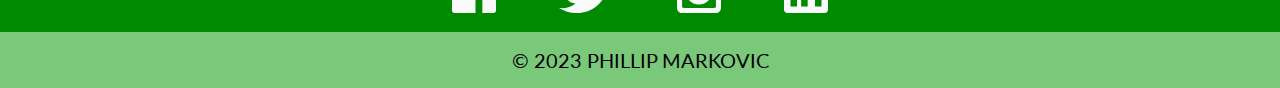
<file: src/blog.html>
<!DOCTYPE html>
<html lang="en">
<head>
    <meta charset="UTF-8">
    <meta http-equiv="X-UA-Compatible" content="IE=edge">
    <meta name="viewport" content="width=device-width, initial-scale=1.0">
    <title>Blog</title>

    <!-- Fonts & icons -->
    <link rel="stylesheet" href="https://cdnjs.cloudflare.com/ajax/libs/font-awesome/6.2.0/css/all.min.css" integrity="sha512-xh6O/CkQoPOWDdYTDqeRdPCVd1SpvCA9XXcUnZS2FmJNp1coAFzvtCN9BmamE+4aHK8yyUHUSCcJHgXloTyT2A==" crossorigin="anonymous" referrerpolicy="no-referrer" />

    <!-- Style imports -->
    <link rel="stylesheet" href="navbar.css">
    <link rel="stylesheet" href="blog.css">    
    <link rel="stylesheet" href="style.css">
</head>

<body>
    <!-- This component is the navigation bar in the header -->
    <header>
        <section class="nav">
            <input type="checkbox" id="nav-checkbox">

            <!-- This is the logo to the left on the navbar -->
            <section class="nav-header">
                <nav class="nav-title">
                    <a href="index.html" class="logo">PM</a>
                </nav>
            </section>

            <!-- Creates a navigation button -->
            <section class="nav-button">
                <label for="nav-checkbox">
                    <!-- The 3 <span> elements allow for the display of 3 bars in top right corner -->
                    <span></span>
                    <span></span>
                    <span></span>
                </label>
            </section>
            
            <!-- These are all the menu options. New menu options can be added here. -->
            <nav class="nav-links">
                <a href="index.html">Home</a>
                <a href="about.html">About</a>
                <a href="portfolio.html">Portfolio</a>
                <a href="blog.html">Blog</a>
                <a href="contact.html">Contact</a>
            </nav>
        </section>
    </header>

      <main>
        <!--Blog Section-->
        <section id="blog">

            <!--heading-->
            <section class="blog-heading">
                <h3>My Blog</h3>
                <span>(I like Bonsai trees)</span>
            </section>

            <!-- blog container -->
            <section class="blog-container">

                <!--box-1-->
                <article class="blog-box">

                    <!--img-->
                    <section class="blog-img">
                        <a href="blog-page-1.html"><img src="assets/ai-bonsai-1.jpeg" alt="Bonsai Tree Pic - Click here"></a>
                    </section>

                    <!--text-->
                    <section class="blog-text">
                        <span>March 02 2023 / Bonsai Empire</span>
                        <a href="blog-page-1.html" class="blog-title">AI generated Bonsai</a>

                        <p>A trend that was long in the making is quickly becoming mainstream - AI generated texts and images. We tried generating Bonsai designs and were amazed with some of the outcomes!
                        </p>

                        <a href="blog-page-1.html">Read More</a>
                    </section>
                </article>

                <!--box-2-->
                <article class="blog-box">

                    <!--img-->
                    <section class="blog-img">
                        <a href="blog-page-2.html"><img src="assets/ai-bonsai-2.jpeg" alt="Bonsai Tree Pic - Click here"></a>
                    </section>

                    <!--text-->
                    <section class="blog-text">
                        <span>January 13 2023 / Bonsai Empire</span>
                        <a href="blog-page-2.html" class="blog-title">Best Bonsai trees for Beginners</a>

                        <p>When selecting your first Bonsai tree, it is crucial to pick the right tree species. Tropical and sub-tropical tree species can be kept indoors, whereas temperate trees can only be grown outdoors.</p>
                        <a href="blog-page-2.html">Read More</a>
                    </section>
                </article>

                <!--box-3-->
                <article class="blog-box">

                    <!--img-->
                    <section class="blog-img">
                        <a href="blog-page-3.html"><img src="assets/ai-bonsai-3.jpeg" alt="Bonsai Tree Pic - Click here"></a>
                    </section>

                    <!--text-->
                    <section class="blog-text">
                        <span>December 02 2022 / Bonsai Empire</span>
                        <a href="blog-page-3.html" class="blog-title">Grow Lights for Bonsai Trees</a>

                        <p>In this article we explain the potential benefits of using grow lights for your indoor Bonsai, and we help you pick the right setup. But first, let’s investigate the importance of light for different types of plants.</p>
                        <a href="blog-page-3.html">Read More</a>
                    </section>
                </article>

                <!--box-4-->
                <article class="blog-box">

                    <!--img-->
                    <section class="blog-img">
                        <a href="blog-page-4.html"><img src="assets/ai-bonsai-4.jpeg" alt="Bonsai Tree Pic - Click here"></a>
                    </section>

                    <!--text-->
                    <section class="blog-text">
                        <span>August 14 2022 / Bonsai Empire</span>
                        <a href="blog-page-4.html" class="blog-title">Caring for a Bonsai during a Heatwave</a>

                        <p>When temperatures are high, some of our Bonsai need extra care. We provide as much shadow as possible and water carefully, but there is more you can do to protect your trees during heatwaves.</p>
                        <a href="blog-page-4.html">Read More</a>
                    </section>
                </article>

                <!--box-5-->
                <article class="blog-box">

                    <!--img-->
                    <section class="blog-img">
                        <a href="blog-page-5.html"><img src="assets/ai-bonsai-5.jpeg" alt="Bonsai Tree Pic - Click here"></a>
                    </section>

                    <!--text-->
                    <section class="blog-text">
                        <span>July 07 2022 / Bonsai Empire</span>
                        <a href="blog-page-5.html" class="blog-title">Bonsai on the Cheap</a>

                        <p>Bonsai trees can be very expensive. As a rule of thumb, the higher the age and the more impressive the trunk - the more expensive a Bonsai gets. In this article we'll share some projects with cheaper Bonsai material, working with nursery stock plants.
                        </p>
                        <a href="blog-page-5.html">Read More</a>
                    </section>
                </article>

                <!--box-6-->
                <article class="blog-box">

                    <!--img-->
                    <section class="blog-img">
                        <a href="blog-page-6.html"><img src="assets/ai-bonsai-6.jpeg" alt="Bonsai Tree Pic - Click here"></a>
                    </section>

                    <!--text-->
                    <section class="blog-text">
                        <span>July 20 2021 / Bonsai Empire</span>
                        <a href="blog-page-6.html" class="blog-title">Wire Bonsai sculptures</a>

                        <p>Bonsai wire sculptures have been around for a very long time but their recent surge in popularity is largely due social media. Artists and craftsmen all over the world are making and sharing stunning examples of their work online.
                        </p>
                        <a href="blog-page-6.html">Read More</a>
                    </section>
                </article>
                
            </section>

        </section>

      </main>


    <!-- This can be considered the footer -->
    <section id="combined-footer">
        <!-- Full width section, above footer -->
        <section id="social-links">
            <!-- Layout container -->
            <section>
                <p>Don't be a stranger. Reach out on one of these!</p>
                <nav>
                    <a href="https://www.facebook.com"><img src="assets/facebook.svg" alt="Facebook" /></a>
                    <a href="https://twitter.com"><img src="assets/twitter.svg" alt="Twitter" /></a>
                    <a href="https://www.instagram.com/"><img src="assets/instagram.svg" alt="Instagram" /></a>
                    <a href="https://au.linkedin.com/"><img src="assets/linkedin.svg" alt="LinkedIn" /></a>
                </nav>
            </section>
        </section>

        <!-- Footer -->
        <footer>
            <p>&copy; 2023 PHILLIP MARKOVIC</p>
        </footer>
    </section>
    
</body>
</html>
</file>
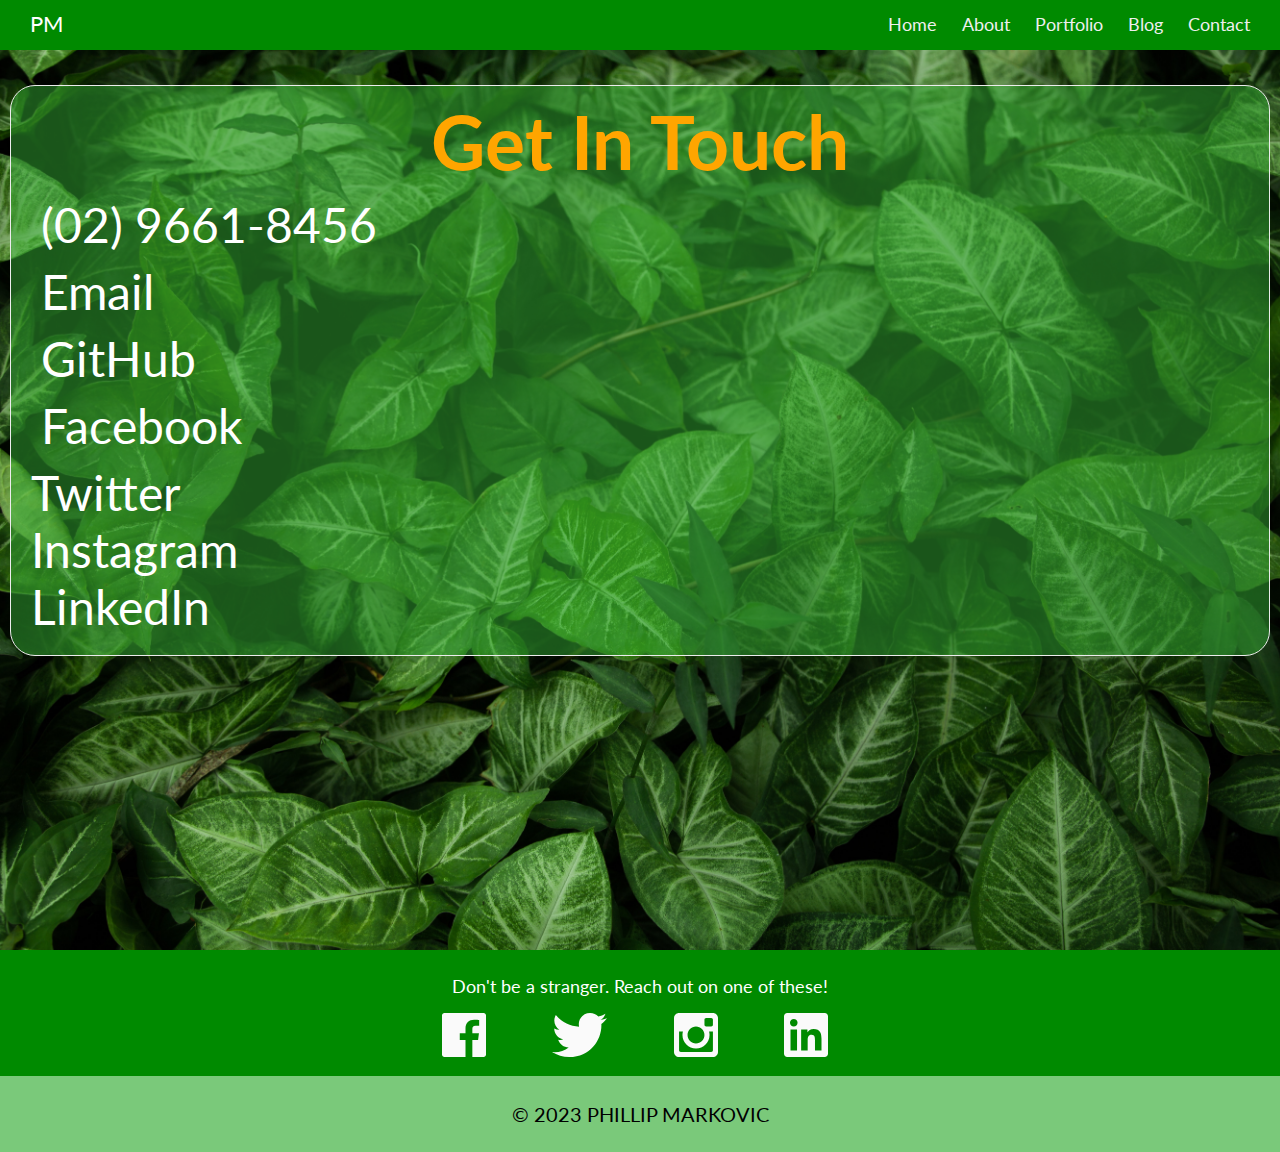
<file: src/contact.html>
<!DOCTYPE html>
<html lang="en">
<head>
    <meta charset="UTF-8">
    <meta http-equiv="X-UA-Compatible" content="IE=edge">
    <meta name="viewport" content="width=device-width, initial-scale=1.0">
    <title>Contact</title>

    <!-- Fonts & icons -->
    <link rel="stylesheet" href="https://cdnjs.cloudflare.com/ajax/libs/font-awesome/6.2.0/css/all.min.css" integrity="sha512-xh6O/CkQoPOWDdYTDqeRdPCVd1SpvCA9XXcUnZS2FmJNp1coAFzvtCN9BmamE+4aHK8yyUHUSCcJHgXloTyT2A==" crossorigin="anonymous" referrerpolicy="no-referrer" />

    <!-- Style imports -->
    <link rel="stylesheet" href="navbar.css">
    <link rel="stylesheet" href="contact.css">    
    <link rel="stylesheet" href="style.css">
</head>

<body>
    <!-- This component is the navigation bar in the header -->
    <header>
        <section class="nav">
            <input type="checkbox" id="nav-checkbox">

            <!-- This is the logo to the left on the navbar -->
            <section class="nav-header">
                <nav class="nav-title">
                    <a href="index.html" class="logo">PM</a>
                </nav>
            </section>

            <!-- Creates a navigation button -->
            <section class="nav-button">
                <label for="nav-checkbox">
                    <!-- The 3 <span> elements allow for the display of 3 bars in top right corner -->
                    <span></span>
                    <span></span>
                    <span></span>
                </label>
            </section>
            
            <!-- These are all the menu options. New menu options can be added here. -->
            <nav class="nav-links">
                <a href="index.html">Home</a>
                <a href="about.html">About</a>
                <a href="portfolio.html">Portfolio</a>
                <a href="blog.html">Blog</a>
                <a href="contact.html">Contact</a>
            </nav>
        </section>
    </header>

    <main>
        <section class="contact-main">
            <article>
                <section class="contact-heading">
                   <h2>Get In Touch<h2>
                </section>

                <nav>
                    <ul class="contact-list">
                        <li class="phone-number">
                            <p>
                                <i class="fa-solid fa-phone "></i>
                                <span>(02) 9661-8456</span>
                            </p>
                        </li>

                        <li class="contact-item">
                            <p>
                                <a href="mailto:phillipm@internode.on.net" target="_blank">
                                    <i class="fa-regular fa-envelope icon"></i>
                                    <span>Email</span>
                                </a>
                            </p>
                        </li>

                        <li class="contact-item">
                            <p>
                                <a href="https://github.com/phillipm-developer/PhillipMiguelMarkovic_T1A2" target="_blank">
                                    <i class="fa-brands fa-github-square icon"></i>
                                    <span>GitHub</span>
                                </a>
                            </p>
                        </li>

                        <li class="contact-item">
                            <p>
                                <a href="https://www.facebook.com" target="_blank">
                                    <i class="fa-brands fa-square-facebook icon"></i>
                                    <span>Facebook</span>
                                </a>
                            </p>
                        </li>

                        <li class="contact-item">
                            <a href="https://twitter.com/" target="_blank">
                                <i class="fa-brands fa-twitter icon"></i>
                                <span>Twitter</span>
                            </a>
                        </li>

                        <li class="contact-item">
                            <a href="https://www.instagram.com/" target="_blank">
                                <i class="fa-brands fa-square-instagram icon"></i>
                                <span>Instagram</span>
                            </a>
                        </li>

                        <li class="contact-item">
                            <a href="https://au.linkedin.com/" target="_blank">
                                <i class="fa-brands fa-linkedin icon"></i>
                                <span>LinkedIn</span>
                            </a>
                        </li>
                    </ul>
                </nav>

            </article>
        </section>

    </main>

    <!-- This can be considered the footer -->
    <section id="combined-footer">
        <!-- Full width section, above footer -->
        <section id="social-links">
            <!-- Layout container -->
            <section>
                <p>Don't be a stranger. Reach out on one of these!</p>
                <nav>
                    <a href="https://www.facebook.com"><img src="assets/facebook.svg" alt="Facebook" /></a>
                    <a href="https://twitter.com"><img src="assets/twitter.svg" alt="Twitter" /></a>
                    <a href="https://www.instagram.com/"><img src="assets/instagram.svg" alt="Instagram" /></a>
                    <a href="https://au.linkedin.com/"><img src="assets/linkedin.svg" alt="LinkedIn" /></a>
                </nav>
            </section>
        </section>

        <!-- Footer -->
        <footer>
            <p>&copy; 2023 PHILLIP MARKOVIC</p>
        </footer>
    </section>
    
</body>
</html>
</file>
<file: src/navbar.css>
/* Styles for the main header component (the navigation bar). I separated this out into it's own css file. */

* {
  box-sizing: border-box;
}

body {
  margin: 0px;font-family:system-ui;
  background: #7ac97a url(assets/leafy-bg.jpg) center no-repeat;
  background-size: cover;
  height: 100vh;
  background-position: center center;
}

.nav {
    height: 50px;
    width: 100%;
    padding: 0px 20px;
    background-color: #008a00;
    position: relative;
}

.nav > .nav-header {
  display: inline;
}

.nav > .nav-header > .nav-title {
  display: inline-block;
  font-size: 22px;
  color: #fff;
  padding: 10px 10px 10px 10px;
}

.logo {
  color: white;
}

.logo:hover {
  color: orange;
}

.nav-title:hover {
  background-color: rgba(0, 0, 0, 0.3);
}

.nav > .nav-button {
  display: none;
}

.nav > .nav-links {
  display: inline;
  float: right;
  font-size: 18px;
}

.nav > .nav-links > a {
  display: inline-block;
  padding: 13px 10px 13px 10px;
  text-decoration: none;
  color: #efefef;
}

.nav > .nav-links > a:hover {
  background-color: rgba(0, 0, 0, 0.3);
  color: orange;
}

.nav > #nav-checkbox {
  display: none;
}

@media (max-width:600px) {
  .nav > .nav-button {
    display: inline-block;
    position: absolute;
    right: 0px;
    top: 0px;
  }

  .nav > .nav-button > label {
    display: inline-block;
    width: 50px;
    height: 50px;
    padding: 13px;
  }

  .nav > .nav-button > label:hover,.nav  #nav-checkbox:checked ~ .nav-button > label {
    background-color: rgba(0, 0, 0, 0.3);
  }

  .nav > .nav-button > label > span {
    display: block;
    width: 25px;
    height: 10px;
    border-top: 2px solid #eee;
  }

  .nav > .nav-links {
    position: absolute;
    display: block;
    width: 100%;
    background: #7ac97a url(assets/leafy-bg.jpg) center no-repeat;
    background-size: cover;
    height: 0px;
    transition: all 0.3s ease-in;
    overflow-y: hidden;
    top: 50px;
    left: 0px;
  }

  .nav > .nav-links > a {
    display: block;
    width: 100%;
  }

  .nav > #nav-checkbox:not(:checked) ~ .nav-links {
    height: 0px;
  }

  .nav > #nav-checkbox:checked ~ .nav-links {
    height: calc(100vh - 50px);
    overflow-y: auto;
  }
}
</file>
<file: src/home.css>
/* Styles for <main> content of 'home' page*/

.home-main {
    margin: 25px 20px 80px 20px;
    text-align: left;
    color: white;
    display: flex;
    justify-content: space-between;
    flex-direction: column;
    width: 100%;
}

article {
    display: flex;
    flex-direction: column;
    background: rgba(51, 170, 51, .5);
    margin: 10px;
    padding: 10px;
    justify-content: space-between;
    border-radius: 25px;
    border: 1px solid #ececec;
}

article nav {
    display: flex;
    flex-direction: column;
    align-items: center;
    margin-top: 1rem;
    margin-bottom: 1rem;
}

article nav a {
    color: white;
    text-decoration: none;
    background: #008a00;

    padding: 10px 40px;
    border-radius: 12px;
    border: 1px solid #ececec;
}

article > nav > a:hover {
    background: #7ac97a;
    transition: .5s;
    border-color: black;
    color: black;

}

header {
    display: flex;
    flex-direction: column;
    align-items: center;
    color: orange;
}

.main-heading {
    text-align: center;
}

article header h3 a {
    color: orange;
}

article header h3 a:hover {
    color: white;
}

figure {
    display: flex;
    flex-direction: column;
    align-items: center;
    padding: 1rem 2rem;
}

figure img {
    width: 75%;
    border: 1px solid #ececec;
    border-radius: 50%;
}

main article h2 a {
    color: orange;
}

p, ul {
    margin: 10px;
}

li {
    list-style-type: disc;
    margin-left: 1em;
}

@media (max-width:600px) {
    figure img {
        width: 100%;
    }
}

@media only screen and (min-width: 800px) {
    figure img {
        width: 50%;
    }
}
</file>
<file: src/style.css>
@import url(http://fonts.googleapis.com/css?family=Lato|Bree+Serif);

/* Global styles */

* {
    margin: 0;
    padding: 0;
    box-sizing: border-box;
    text-decoration: none;
    list-style: none;
    font-family: Lato, Arial, Helvetica, sans-serif;
}

/* Used to anchor social media bar & copyright bar to bottom */
body main {
    min-height: 100vh;
    display: flex;
    flex-direction: column;
}

/* Main content component. Shared by all main content. */

main {
    display: flex;
    flex-direction: column;
    align-items: center;
    background: #7ac97a url(assets/leafy-bg.jpg) center no-repeat;
    background-size: cover;
    color: white;
    width: 100%;
}


/* Social Links Component */

#social-links {
    background: #008a00;
    display: flex;
    flex-direction: column;
    align-items: center;
    padding: 1rem 0;
}

#social-links p {
    color: white;
    font-size: 1.1rem;
    margin-bottom: 1rem;
}

#social-links nav {
    width: 100%;
    display: flex;
    justify-content: space-between;
}

#social-links section > nav > a:hover {
    background: none;
    opacity: 0.5;
    transition: 0.5s;
}

/* Footer Component */

footer {
    text-align: center;
    padding: 1rem;
    background-color: #7ac97a;
}

footer p {
    font-size: 1.25rem;
}

/* Combines Social Links Bar with Footer so I can anchor them together at the base of the viewport */
#combined-footer {
    margin-top: auto;
}
</file>
<file: src/about.css>
/* Styles for <main> content of 'about' page*/

.about-main {
    margin: 25px 20px 80px 20px;
    text-align: left;
    color: white;
    display: flex;
    justify-content: space-between;
    flex-direction: column;
    width: 100%;
}

article {
    display: flex;
    flex-direction: column;
    background: rgba(51, 170, 51, .5);
    margin: 10px;
    padding: 10px;
    justify-content: space-between;
    border-radius: 25px;
    border: 1px solid #ececec;
}

header {
    display: flex;
    flex-direction: column;
    align-items: center;
    color: orange;
}

p, ul {
    margin: 10px;
}

li {
    list-style-type: disc;
    margin-left: 1em;
}

.about-main a {
    color: orange;
}

.about-main a:hover {
    text-decoration: underline;
}
</file>
<file: src/blog-page.css>
/* Styles for <main> content of 'blog-page-?' page. One stylesheet for all long form blog post articles. */

.about-main {
    margin: 25px 20px 80px 20px;
    text-align: left;
    color: white;
    display: flex;
    justify-content: space-between;
    flex-direction: column;
    width: 100%;
}

article {
    display: flex;
    flex-direction: column;
    background: rgba(51, 170, 51, .5);
    margin: 10px;
    padding: 10px;
    justify-content: space-between;
    border-radius: 25px;
    border: 1px solid #ececec;
}

article nav {
    display: flex;
    flex-direction: column;
    align-items: center;
    margin-top: 1rem;
    margin-bottom: 1rem;
}

article nav a {
    color: white;
    text-decoration: none;
    background: #008a00;

    padding: 10px 40px;
    border-radius: 12px;
    border: 1px solid #ececec;
}

article > nav > a:hover {
    background: #7ac97a;
    transition: .5s;
    border-color: black;
    color: black;

}

header {
    display: flex;
    flex-direction: column;
    align-items: center;
    color: orange;
}

.main-heading {
    text-align: center;
}

article header h3 a {
    color: orange;
}

article header h3 a:hover {
    color: white;
}

figure {
    display: flex;
    flex-direction: column;
    align-items: center;
    padding: 1rem 2rem;
}

figure img {
    width: 70%;
    border: 1px solid #ececec;
}

main article h2 a {
    color: orange;
}

p, ul {
    margin: 10px;
}

li {
    list-style-type: disc;
    margin-left: 1em;
}
</file>
<file: src/blog.css>
/* Styles for <main> content of 'blog' page*/

main {
    display: flex;
    flex-direction: column;
    flex-wrap: wrap;
    justify-content: center;
    align-items: center;
    background: #7ac97a url(assets/leafy-bg.jpg) center no-repeat;
    background-size: cover;
    color: white;
}


#blog {
    display: flex;
    justify-content: center;
    align-items: center;
    flex-direction: column;
    padding: 40px;
    border-bottom: 1px solid rgba(0,0,0,0.05);
    background: #7ac97a url(assets/leafy-bg.jpg) center no-repeat;
    background-size: cover;
}

.blog-heading {
    display: flex;
    justify-content: center;
    align-items: center;
    flex-direction: column;
}

.blog-heading span {
    color: white;
}

.blog-heading h3 {
    font-size: 2.4rem;
    color:white;
    font-weight: 600;
}

.blog-container {
    display: flex;
    justify-content: center;
    align-items: center;
    margin: 20px 0px;
    flex-wrap: wrap;
}

.blog-box {
    width: 350px;
    background-color: #008a00;
    border: 1px solid #ececec;
    margin: 20px;
}

.blog-img img {
    width: 100%;
    height: 100%;
    object-fit: cover;
    object-position: center;
}

.blog-img img:hover {
    cursor: pointer;
    opacity: 0.5;
    transition: 0.5s;
}

.blog-text {
    padding: 30px;
    display: flex;
    flex-direction: column;
}

.blog-text span {
    color: #f33c3c
    font-size: 0.9rem;
    padding-bottom: 0.5rem;
}

.blog-text .blog-title {
    font-size: 1.3rem;
    font-weight: 500;
    color: white;
}

.blog-text .blog-title:hover {
    color: orange;
    transition: all ease 0.3s;
}

.blog-text p {
    color: white;
    font-size: 0.9rem;
    display: -webkit-box;
    -webkit-line-clamp: 3;
    -webkit-box-orient: vertical;
    overflow: hidden;
    text-overflow: ellipsis;
    margin: 20px 0px;
}

.blog-text a {
    color: white;
}

.blog-text a:hover {
    color: orange;
    transition: all ease 0.3s;

}

@media(max-width: 1250px) {
    .blog-box {
        width: 300px;
    }
}

@media(max-width:1100px)
{
    .blog-box {
        width: 70%;
    }
}

@media(max-width:550px)
{
    .blog-box {
        margin: 20px 10px;
        width: 100%;
    }

    #blog {
        padding: 20px;
    }
}
</file>
<file: src/contact.css>
/* Styles for <main> content of 'contact' page*/

.contact-main {
    margin: 25px 20px 80px 20px;
    text-align: left;
    color: white;
    display: flex;
    justify-content: space-between;
    flex-direction: column;
    width: 100%;
}

article {
    display: flex;
    flex-direction: column;
    background: rgba(51, 170, 51, .5);
    margin: 10px;
    padding: 10px;
    justify-content: space-between;
    border-radius: 25px;
    border: 1px solid #ececec;
}

.contact-heading {
    display: flex;
    flex-direction: column;
    align-items: center;
    color: orange;
    font-size: 50px;
}

.contact-list {
    list-style: none;
    font-size: 3em;
    color: orange;
}

p, .contact-list {
    margin: 10px;
}

img {
    padding-right: 10px;
}

li {
    list-style-type: none;
}

.icon {
    color: white;
}

span {
    color: white;
}

.phone-number {
    color: white;
}

.contact-item > a, .icon, span {
    color: white;
}

.contact-item:hover {
    background: none;
    opacity: 0.5;
    transition: 0.5s;
}

@media (max-width:600px) {
    .contact-heading {
        font-size: 35px;
    }
}
</file>
